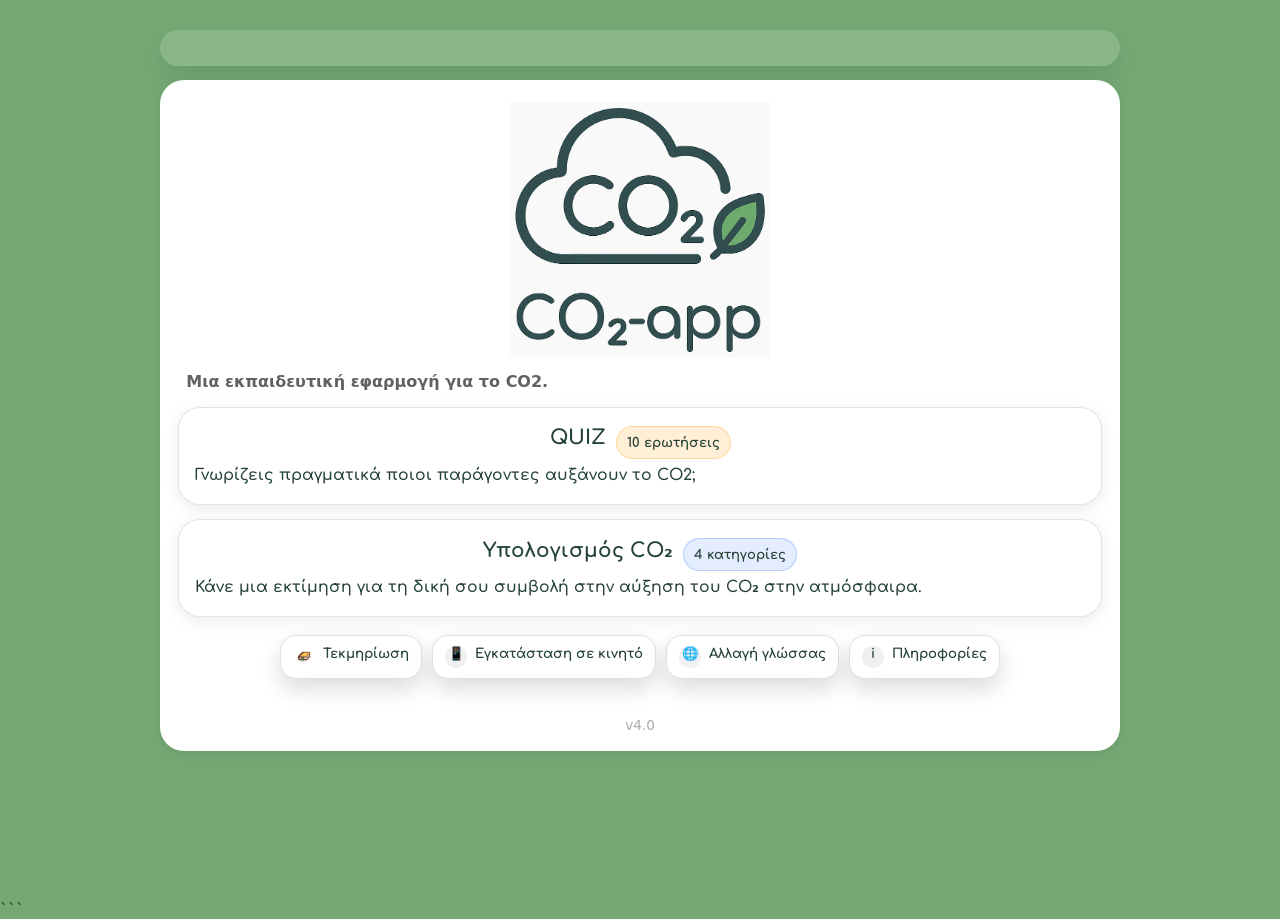
<file: index.html>
<!DOCTYPE html>
<html lang="el">
<head>
  <meta charset="utf-8"/>
  <meta content="width=device-width, initial-scale=1" name="viewport"/>
  <title>CO2-app</title>
  <link href="./manifest.webmanifest" rel="manifest"/>
  <meta content="#74a974" name="theme-color"/>
  <meta content="yes" name="apple-mobile-web-app-capable"/>
  <link href="./assets/icons/icon-192.png" rel="apple-touch-icon"/>
  <link href="./styles.css?v=20" rel="stylesheet"/>
</head>
<body class="homeNoDrawer">
  <div class="container">
    <div class="panel" id="mainPanel">
      <div style="height:12px"></div>
    </div>
    
    <div class="card homeCard centerCard">
      <div class="homeLogo">
        <img alt="CO2app" height="260" id="appLogo" src="./assets/logo.png" style="width:min(70vw,260px);max-width:260px;height:auto;display:block;margin:0 auto;" width="260"/>
      </div>
      <div class="homeDesc" id="homeDesc"></div>
      
      <button class="homePrimary" id="btnQuiz">
        <div class="homePrimaryTitle">
          <span id="homeQuizTitle"></span>
          <span class="badge orange" id="homeQuizBadge"></span>
        </div>
        <div class="homePrimarySub" id="homeQuizSub"></div>
      </button>
      
      <button class="homePrimary" id="btnFoot">
        <div class="homePrimaryTitle">
          <span id="homeFootTitle"></span>
          <span class="badge blue" id="homeFootBadge"></span>
        </div>
        <div class="homePrimarySub" id="homeFootSub"></div>
      </button>
      
      <div class="homeChips">
        <button class="homeChip" id="chipDocs">
          <img alt="Docs" class="homeChipIconImg" height="22" src="./assets/ui/bookN.png" style="width:22px;height:22px;display:block;" width="22"/>
          <span id="chipDocsText"></span>
        </button>
        <button class="homeChip" id="chipInstall">
          <span class="homeChipIcon">📱</span>
          <span id="chipInstallText"></span>
        </button>
        <button class="homeChip" id="chipLang">
          <span class="homeChipIcon">🌐</span>
          <span id="chipLangText"></span>
        </button>
        <button class="homeChip" id="chipAbout">
          <span class="homeChipIcon">i</span>
          <span id="chipAboutText"></span>
        </button>
      </div>

      <div style="text-align:center; font-size:0.85rem; color:#888; margin-top:1.5rem; opacity:0.7;">
        v4.0
      </div>

    </div>
  </div>

  <script src="./js/common.js?v=20"></script>
  <script src="./js/menu.js?v=20"></script>
  <script>
    const lang = getLang();

    const T = {
      el: {
        desc: "Μια εκπαιδευτική εφαρμογή για το CO2.",
        quizTitle: "QUIZ",
        quizSub: "Γνωρίζεις πραγματικά ποιοι παράγοντες αυξάνουν το CO2;",
        quizBadge: "10 ερωτήσεις",
        footTitle: "Υπολογισμός CO₂",
        footSub: "Κάνε μια εκτίμηση για τη δική σου συμβολή στην αύξηση του CO₂ στην ατμόσφαιρα.",
        footBadge: "4 κατηγορίες",
        docs: "Τεκμηρίωση",
        lang: "Αλλαγή γλώσσας",
        about: "Πληροφορίες",
        install: "Εγκατάσταση σε κινητό"
      },
      en: {
        desc: "An educational app about CO₂ and climate, featuring a knowledge quiz and a carbon footprint calculator.",
        quizTitle: "QUIZ",
        quizSub: "Do you really know what rising CO₂ means and how it affects the climate?",
        quizBadge: "10 questions",
        footTitle: "CO₂ Calculator",
        footSub: "Estimate your own contribution to the rise of CO₂ in the atmosphere.",
        footBadge: "4 categories",
        docs: "Documentation",
        lang: "Switch language",
        about: "About",
        install: "Install on phone"
      }
    }[lang];

    document.getElementById("homeDesc").textContent = T.desc;
    document.getElementById("homeQuizTitle").textContent = T.quizTitle;
    document.getElementById("homeQuizSub").textContent = T.quizSub;
    document.getElementById("homeQuizBadge").textContent = T.quizBadge;

    document.getElementById("homeFootTitle").textContent = T.footTitle;
    document.getElementById("homeFootSub").textContent = T.footSub;
    document.getElementById("homeFootBadge").textContent = T.footBadge;

    document.getElementById("chipDocsText").textContent = T.docs;
    document.getElementById("chipInstallText").textContent = T.install;
    document.getElementById("chipLangText").textContent = T.lang;
    document.getElementById("chipAboutText").textContent = T.about;

    // Πλοήγηση
    document.getElementById("btnQuiz").addEventListener("click", ()=>go("./pages/quiz.html"));
    document.getElementById("btnFoot").addEventListener("click", ()=>go("./pages/footprint.html"));

    // ΔΙΟΡΘΩΣΗ: Το Docs πάει στο model.html
    document.getElementById("chipDocs").addEventListener("click", ()=>go("./pages/model.html"));
    
    document.getElementById("chipInstall").addEventListener("click", ()=>go("./pages/install.html"));
    
    // ΔΙΟΡΘΩΣΗ: Το About πάει πλέον στο info.html
    document.getElementById("chipAbout").addEventListener("click", ()=>go("./pages/info.html"));
    
    document.getElementById("chipLang").addEventListener("click", ()=>{
      const next = (lang === "el") ? "en" : "el";
      setLang(next);
      location.reload();
    });

    if ("serviceWorker" in navigator) {
      window.addEventListener("load", () => navigator.serviceWorker.register("./service-worker.js"));
    }
  </script>

  <div aria-hidden="true" class="drawerBackdrop" id="drawerBackdrop"></div>
  <nav aria-hidden="true" class="drawer" id="drawer">
    <div class="drawerHeader">
      <div class="drawerTitle">CO2app</div>
      <button aria-label="Close menu" class="iconBtn" id="drawerClose">×</button>
    </div>
    <div class="drawerSection" id="drawerNav"></div>
    <div class="drawerSection" id="drawerLang"></div>
  </nav>
</body>
</html>

```
</file>
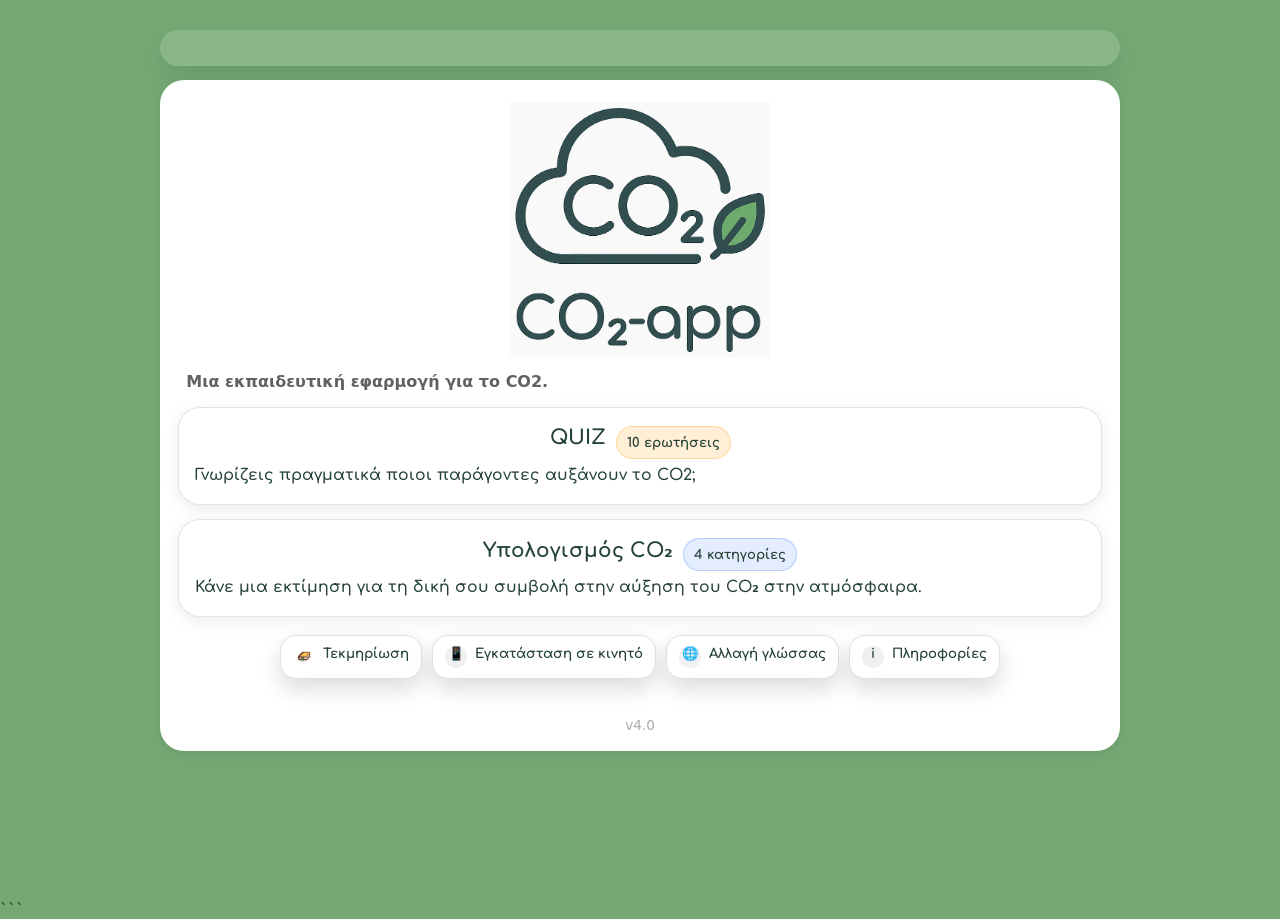
<file: index_old.html>
<!DOCTYPE html>
<html lang="el">
<head>
  <meta charset="utf-8"/>
  <meta content="width=device-width, initial-scale=1" name="viewport"/>
  <title>CO2-app</title>
  <link href="./manifest.webmanifest" rel="manifest"/>
  <meta content="#74a974" name="theme-color"/>
  <meta content="yes" name="apple-mobile-web-app-capable"/>
  <link href="./assets/icons/icon-192.png" rel="apple-touch-icon"/>
  <link href="./styles.css?v=20" rel="stylesheet"/>
</head>
<body class="homeNoDrawer">
  <div class="container">
    <div class="panel" id="mainPanel">
      <div style="height:12px"></div>
    </div>
    
    <div class="card homeCard centerCard">
      <div class="homeLogo">
        <img alt="CO2app" height="260" id="appLogo" src="./assets/logo.png" style="width:min(70vw,260px);max-width:260px;height:auto;display:block;margin:0 auto;" width="260"/>
      </div>
      <div class="homeDesc" id="homeDesc"></div>
      
      <button class="homePrimary" id="btnQuiz">
        <div class="homePrimaryTitle">
          <span id="homeQuizTitle"></span>
          <span class="badge orange" id="homeQuizBadge"></span>
        </div>
        <div class="homePrimarySub" id="homeQuizSub"></div>
      </button>
      
      <button class="homePrimary" id="btnFoot">
        <div class="homePrimaryTitle">
          <span id="homeFootTitle"></span>
          <span class="badge blue" id="homeFootBadge"></span>
        </div>
        <div class="homePrimarySub" id="homeFootSub"></div>
      </button>
      
      <div class="homeChips">
        <button class="homeChip" id="chipDocs">
          <img alt="Docs" class="homeChipIconImg" height="22" src="./assets/ui/bookN.png" style="width:22px;height:22px;display:block;" width="22"/>
          <span id="chipDocsText"></span>
        </button>
        <button class="homeChip" id="chipInstall">
          <span class="homeChipIcon">📱</span>
          <span id="chipInstallText"></span>
        </button>
        <button class="homeChip" id="chipLang">
          <span class="homeChipIcon">🌐</span>
          <span id="chipLangText"></span>
        </button>
        <button class="homeChip" id="chipAbout">
          <span class="homeChipIcon">i</span>
          <span id="chipAboutText"></span>
        </button>
      </div>

      <div style="text-align:center; font-size:0.85rem; color:#888; margin-top:1.5rem; opacity:0.7;">
        v4.0
      </div>

    </div>
  </div>

  <script src="./js/common.js?v=20"></script>
  <script src="./js/menu.js?v=20"></script>
  <script>
    const lang = getLang();

    const T = {
      el: {
        desc: "Μια εκπαιδευτική εφαρμογή για το CO2.",
        quizTitle: "QUIZ",
        quizSub: "Γνωρίζεις πραγματικά ποιοι παράγοντες αυξάνουν το CO2;",
        quizBadge: "10 ερωτήσεις",
        footTitle: "Υπολογισμός CO₂",
        footSub: "Κάνε μια εκτίμηση για τη δική σου συμβολή στην αύξηση του CO₂ στην ατμόσφαιρα.",
        footBadge: "4 κατηγορίες",
        docs: "Τεκμηρίωση",
        lang: "Αλλαγή γλώσσας",
        about: "Πληροφορίες",
        install: "Εγκατάσταση σε κινητό"
      },
      en: {
        desc: "An educational app about CO₂ and climate, featuring a knowledge quiz and a carbon footprint calculator.",
        quizTitle: "QUIZ",
        quizSub: "Do you really know what rising CO₂ means and how it affects the climate?",
        quizBadge: "10 questions",
        footTitle: "CO₂ Calculator",
        footSub: "Estimate your own contribution to the rise of CO₂ in the atmosphere.",
        footBadge: "4 categories",
        docs: "Documentation",
        lang: "Switch language",
        about: "About",
        install: "Install on phone"
      }
    }[lang];

    document.getElementById("homeDesc").textContent = T.desc;
    document.getElementById("homeQuizTitle").textContent = T.quizTitle;
    document.getElementById("homeQuizSub").textContent = T.quizSub;
    document.getElementById("homeQuizBadge").textContent = T.quizBadge;

    document.getElementById("homeFootTitle").textContent = T.footTitle;
    document.getElementById("homeFootSub").textContent = T.footSub;
    document.getElementById("homeFootBadge").textContent = T.footBadge;

    document.getElementById("chipDocsText").textContent = T.docs;
    document.getElementById("chipInstallText").textContent = T.install;
    document.getElementById("chipLangText").textContent = T.lang;
    document.getElementById("chipAboutText").textContent = T.about;

    // Πλοήγηση
    document.getElementById("btnQuiz").addEventListener("click", ()=>go("./pages/quiz.html"));
    document.getElementById("btnFoot").addEventListener("click", ()=>go("./pages/footprint.html"));

    // ΔΙΟΡΘΩΣΗ: Το Docs πάει στο model.html
    document.getElementById("chipDocs").addEventListener("click", ()=>go("./pages/model.html"));
    
    document.getElementById("chipInstall").addEventListener("click", ()=>go("./pages/install.html"));
    
    // ΔΙΟΡΘΩΣΗ: Το About πάει πλέον στο info.html
    document.getElementById("chipAbout").addEventListener("click", ()=>go("./pages/info.html"));
    
    document.getElementById("chipLang").addEventListener("click", ()=>{
      const next = (lang === "el") ? "en" : "el";
      setLang(next);
      location.reload();
    });

    if ("serviceWorker" in navigator) {
      window.addEventListener("load", () => navigator.serviceWorker.register("./service-worker.js"));
    }
  </script>

  <div aria-hidden="true" class="drawerBackdrop" id="drawerBackdrop"></div>
  <nav aria-hidden="true" class="drawer" id="drawer">
    <div class="drawerHeader">
      <div class="drawerTitle">CO2app</div>
      <button aria-label="Close menu" class="iconBtn" id="drawerClose">×</button>
    </div>
    <div class="drawerSection" id="drawerNav"></div>
    <div class="drawerSection" id="drawerLang"></div>
  </nav>
</body>
</html>

```
</file>
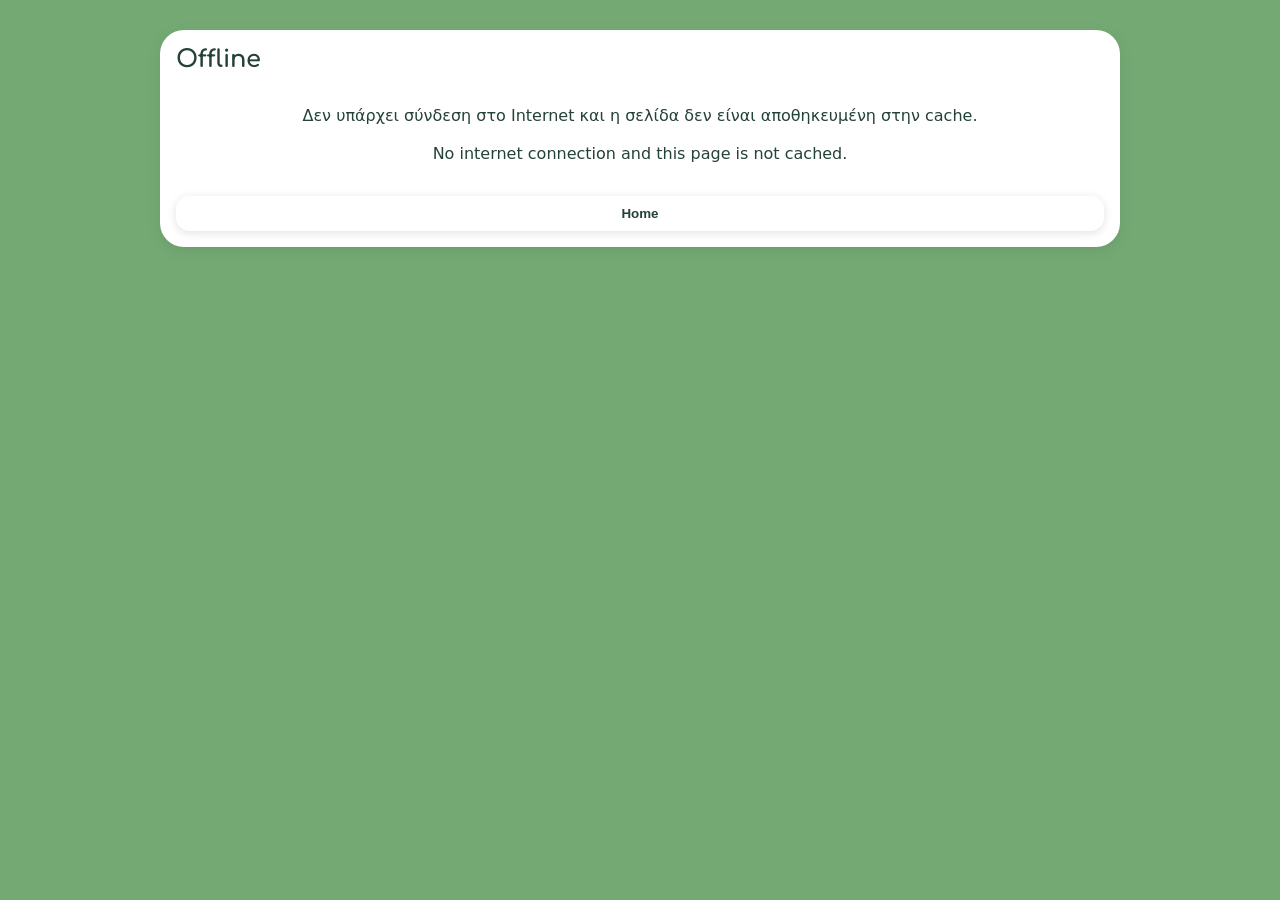
<file: offline.html>
<!doctype html>
<html lang="el">
<head>
  <meta charset="utf-8" />
  <meta name="viewport" content="width=device-width, initial-scale=1" />
  <title>Offline</title>
  <link rel="stylesheet" href="./styles.css" />
</head>
<body>
  <div class="container">
    <div class="card centerCard">
      <h2 style="margin:0;">Offline</h2>
      <div style="text-align:center; white-space:pre-wrap;">
Δεν υπάρχει σύνδεση στο Internet και η σελίδα δεν είναι αποθηκευμένη στην cache.

No internet connection and this page is not cached.
      </div>
      <button class="pillBtn" onclick="location.href='./index.html'">Home</button>
    </div>
  </div>
</body>
</html>
</file>
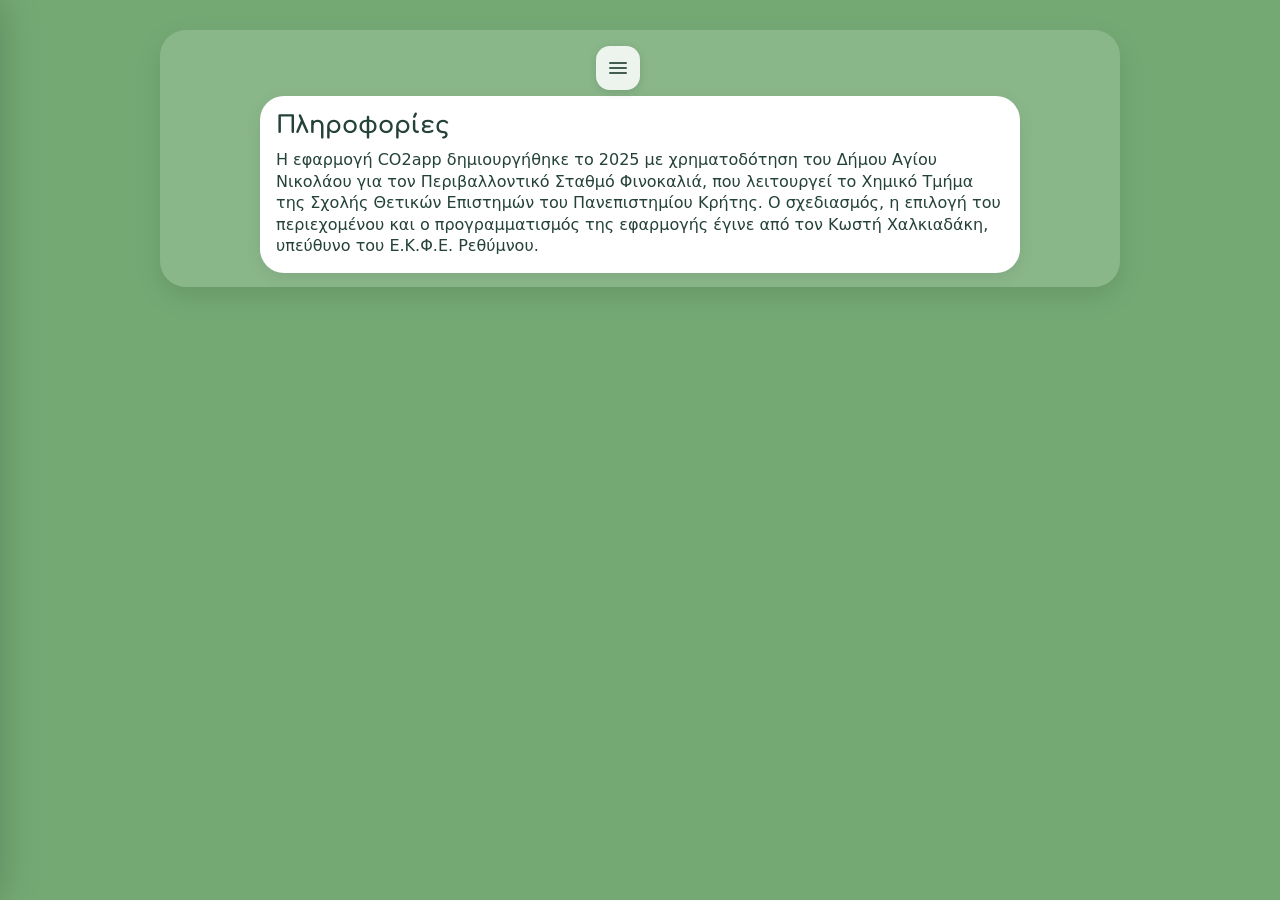
<file: pages/about.html>
<!DOCTYPE html>

<html lang="el">
<head>
<meta charset="utf-8"/>
<meta content="width=device-width, initial-scale=1" name="viewport"/>
<title>About</title>
<link href="../manifest.webmanifest" rel="manifest"/>
<meta content="#74a974" name="theme-color"/>
<meta content="yes" name="apple-mobile-web-app-capable"/>
<link href="../assets/icons/icon-192.png" rel="apple-touch-icon"/>
<link href="../styles.css?v=20" rel="stylesheet">
</link></head>
<body>
<div class="container">
<div class="panel infoWide" id="mainPanel">
<div class="topbar">
<button aria-label="Menu" class="iconBtn" id="menuBtn"><span class="hamburger"><span></span></span></button>
<div class="topbarSpacer"></div>
</div>
<div class="card">
<h2 id="title" style="margin:0 0 10px 0;"></h2>
<div id="body" style="white-space:pre-wrap; line-height:1.35;"></div>
</div>
</div>
</div>
<div aria-hidden="true" class="drawerBackdrop" id="drawerBackdrop"></div>
<nav aria-hidden="true" class="drawer" id="drawer">
<div class="drawerHeader">
<div class="drawerTitle">CO2app</div>
<button aria-label="Close menu" class="iconBtn" id="drawerClose">×</button>
</div>
<div class="drawerSection" id="drawerNav"></div>
<div class="drawerSection" id="drawerLang"></div>
</nav>
<script src="../js/common.js"></script>
<script src="../js/menu.js"></script>
<script>
    const lang = getLang();
    const T = {
      el: {
        title: "Πληροφορίες",
        body: "Η εφαρμογή CO2app δημιουργήθηκε το 2025 με χρηματοδότηση του Δήμου Αγίου Νικολάου για τον Περιβαλλοντικό Σταθμό Φινοκαλιά, που λειτουργεί το Χημικό Τμήμα της Σχολής Θετικών Επιστημών του Πανεπιστημίου Κρήτης. Ο σχεδιασμός, η επιλογή του περιεχομένου και ο προγραμματισμός της εφαρμογής έγινε από τον Κωστή Χαλκιαδάκη, υπεύθυνο του Ε.Κ.Φ.Ε. Ρεθύμνου."
      },
      en: {
        title: "About",
        body: "The CO2app was created in 2025 with funding from the Municipality of Agios Nikolaos, for the Finokalia Atmospheric Station operated by the Department of Chemistry, School of Sciences, University of Crete. The design, content selection, and development of the app were carried out by Kostis Chalkiadakis, head of the Rethymno School Laboratory Center (E.K.F.E.)."
      }
    }[lang];

    document.getElementById("title").textContent = T.title;
    document.getElementById("body").textContent = T.body;
  </script>
</body>
</html>
</file>
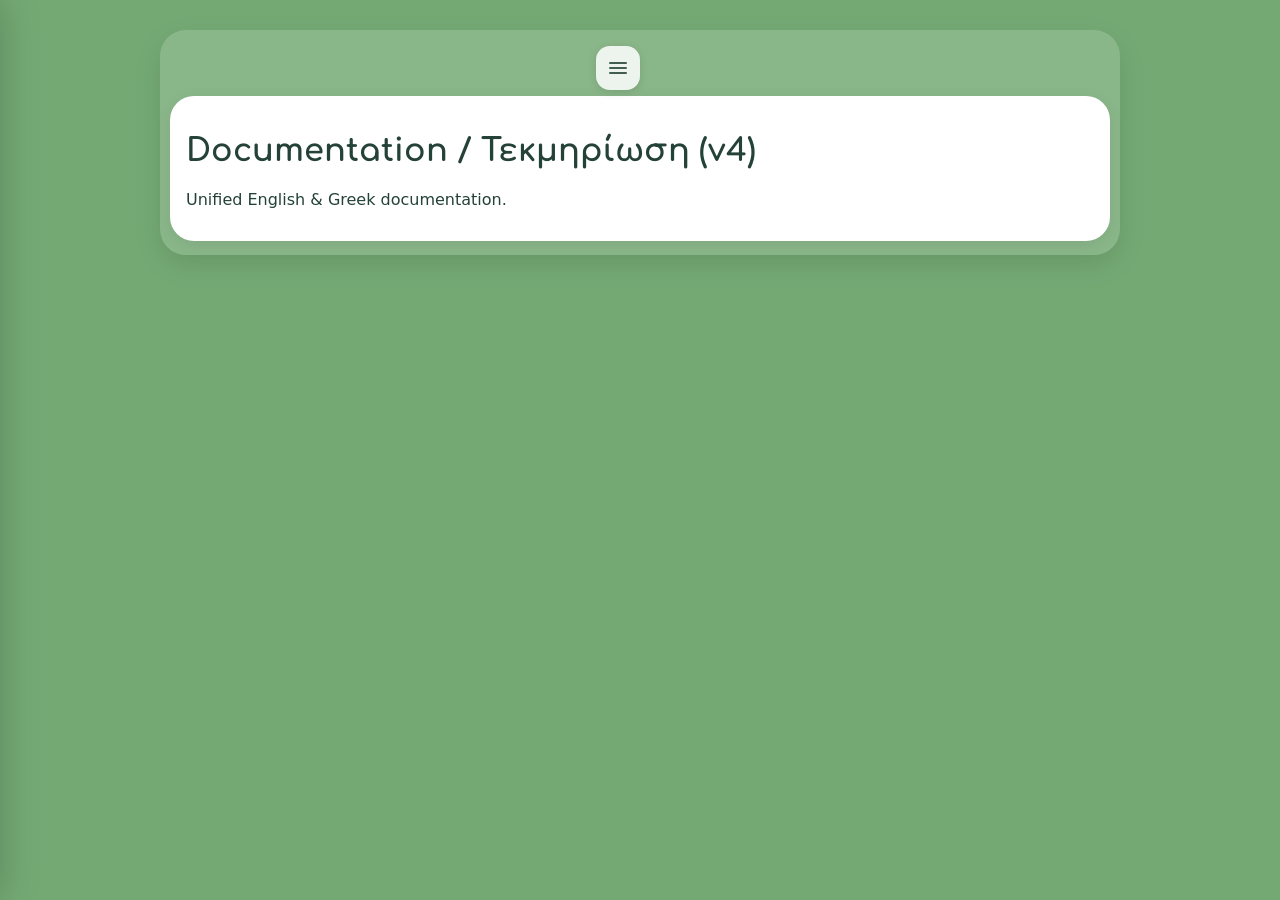
<file: pages/CO2App_Model_v4.html>
<!DOCTYPE html>
<html lang="el">
<head>
  <meta charset="utf-8">
  <meta name="viewport" content="width=device-width, initial-scale=1.0">
  <title>CO2App – Documentation v4</title>
  <link rel="stylesheet" href="../styles.css">
</head>
<body>
  <div class="container">
    <div class="panel doc-page">
      <div class="topbar">
        <button class="iconBtn" id="menuBtn" aria-label="Menu"><span class="hamburger"><span></span></span></button>
        <div class="topbarSpacer"></div>
      </div>
      
      <div class="card">
        <main>
          <h1>Documentation / Τεκμηρίωση (v4)</h1>
          <p>Unified English & Greek documentation.</p>
          </main>
      </div>
    </div>
  </div>

  <div class="drawerBackdrop" id="drawerBackdrop"></div>
  <nav class="drawer" id="drawer">
    <div class="drawerHeader">
      <div class="drawerTitle">CO2App</div>
      <button class="iconBtn" id="drawerClose">×</button>
    </div>
    <div class="drawerSection" id="drawerNav"></div>
    <div class="drawerSection" id="drawerLang"></div>
  </nav>

  <script src="../js/common.js"></script>
  <script src="../js/menu.js"></script>
</body>
</html>
</file>
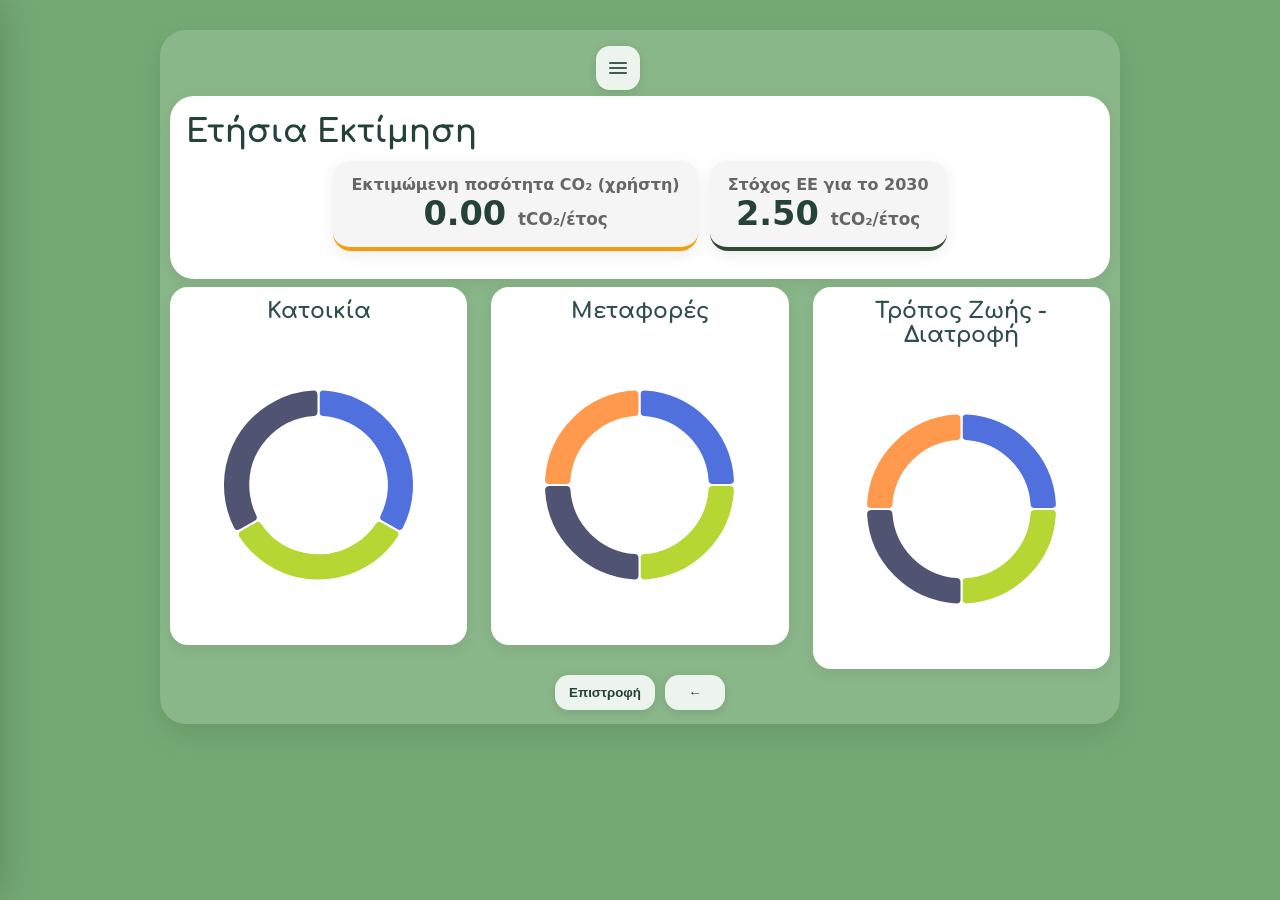
<file: pages/dashboard.html>
<!doctype html>
<html lang="el">
<head>
  <meta charset="utf-8" />
  <meta name="viewport" content="width=device-width, initial-scale=1" />
  <title>CO2 Charts</title>
  <link rel="manifest" href="../manifest.webmanifest">
  <meta name="theme-color" content="#74a974">
  <meta name="apple-mobile-web-app-capable" content="yes">
  <link rel="apple-touch-icon" href="../assets/icons/icon-192.png">
  <link rel="stylesheet" href="../styles.css" />
</head>
<body>
  <div class="container">
    <div class="panel" id="mainPanel">
      <div class="topbar">
        <button class="iconBtn" id="menuBtn" aria-label="Menu"><span class="hamburger"><span></span></span></button>
        <div class="topbarSpacer"></div>
      </div>

      <div class="card chartCard">
        <h2 class="pageTitle" id="dashTitle" style="margin:0 0 10px 0;"></h2>

        <div class="kpiRow" id="dashKpiRow">
          <div class="kpiBox kpiUser">
            <div class="kpiLabel" id="kpiUserLbl"></div>
            <div class="kpiValue"><span id="kpiUserVal">—</span><span class="kpiUnit unitYear" data-unit="tco2_year"></span></div>
          </div>
          <div class="kpiBox kpiEu">
            <div class="kpiLabel" id="kpiTargetLbl"></div>
            <div class="kpiValue"><span id="kpiTargetVal">—</span><span class="kpiUnit unitYear" data-unit="tco2_year"></span></div>
          </div>
        </div>
      </div>

      <div class="chartRow">
        <div class="chartBox">
          <div class="sectionTitle" id="homeTitle"></div>
          <div class="chartWrap" id="pieHome"></div>
        </div>
        <div class="chartBox">
          <div class="sectionTitle" id="transportTitle"></div>
          <div class="chartWrap" id="pieTransport"></div>
        </div>
        <div class="chartBox">
          <div class="sectionTitle" id="lifeTitle"></div>
          <div class="chartWrap" id="pieLife"></div>
        </div>
      </div>

      <div class="bottomRow">
        <button class="pillBtn" id="toFootprintBtn"></button>
        <button class="pillBtn" id="backBtn">←</button>
      </div>
    </div>
  </div>

  <script src="../js/common.js"></script>
  <script src="../js/menu.js"></script>
  <script src="../assets/vendor/echarts.min.js"></script>
  <script src="../js/dashboard.js"></script>

  <div class="drawerBackdrop" id="drawerBackdrop" aria-hidden="true"></div>
  <nav class="drawer" id="drawer" aria-hidden="true">
    <div class="drawerHeader">
      <div class="drawerTitle">CO2app</div>
      <button class="iconBtn" id="drawerClose" aria-label="Close menu">×</button>
    </div>
    <div class="drawerSection" id="drawerNav"></div>
    <div class="drawerSection" id="drawerLang"></div>
  </nav>
</body>
</html>
</file>
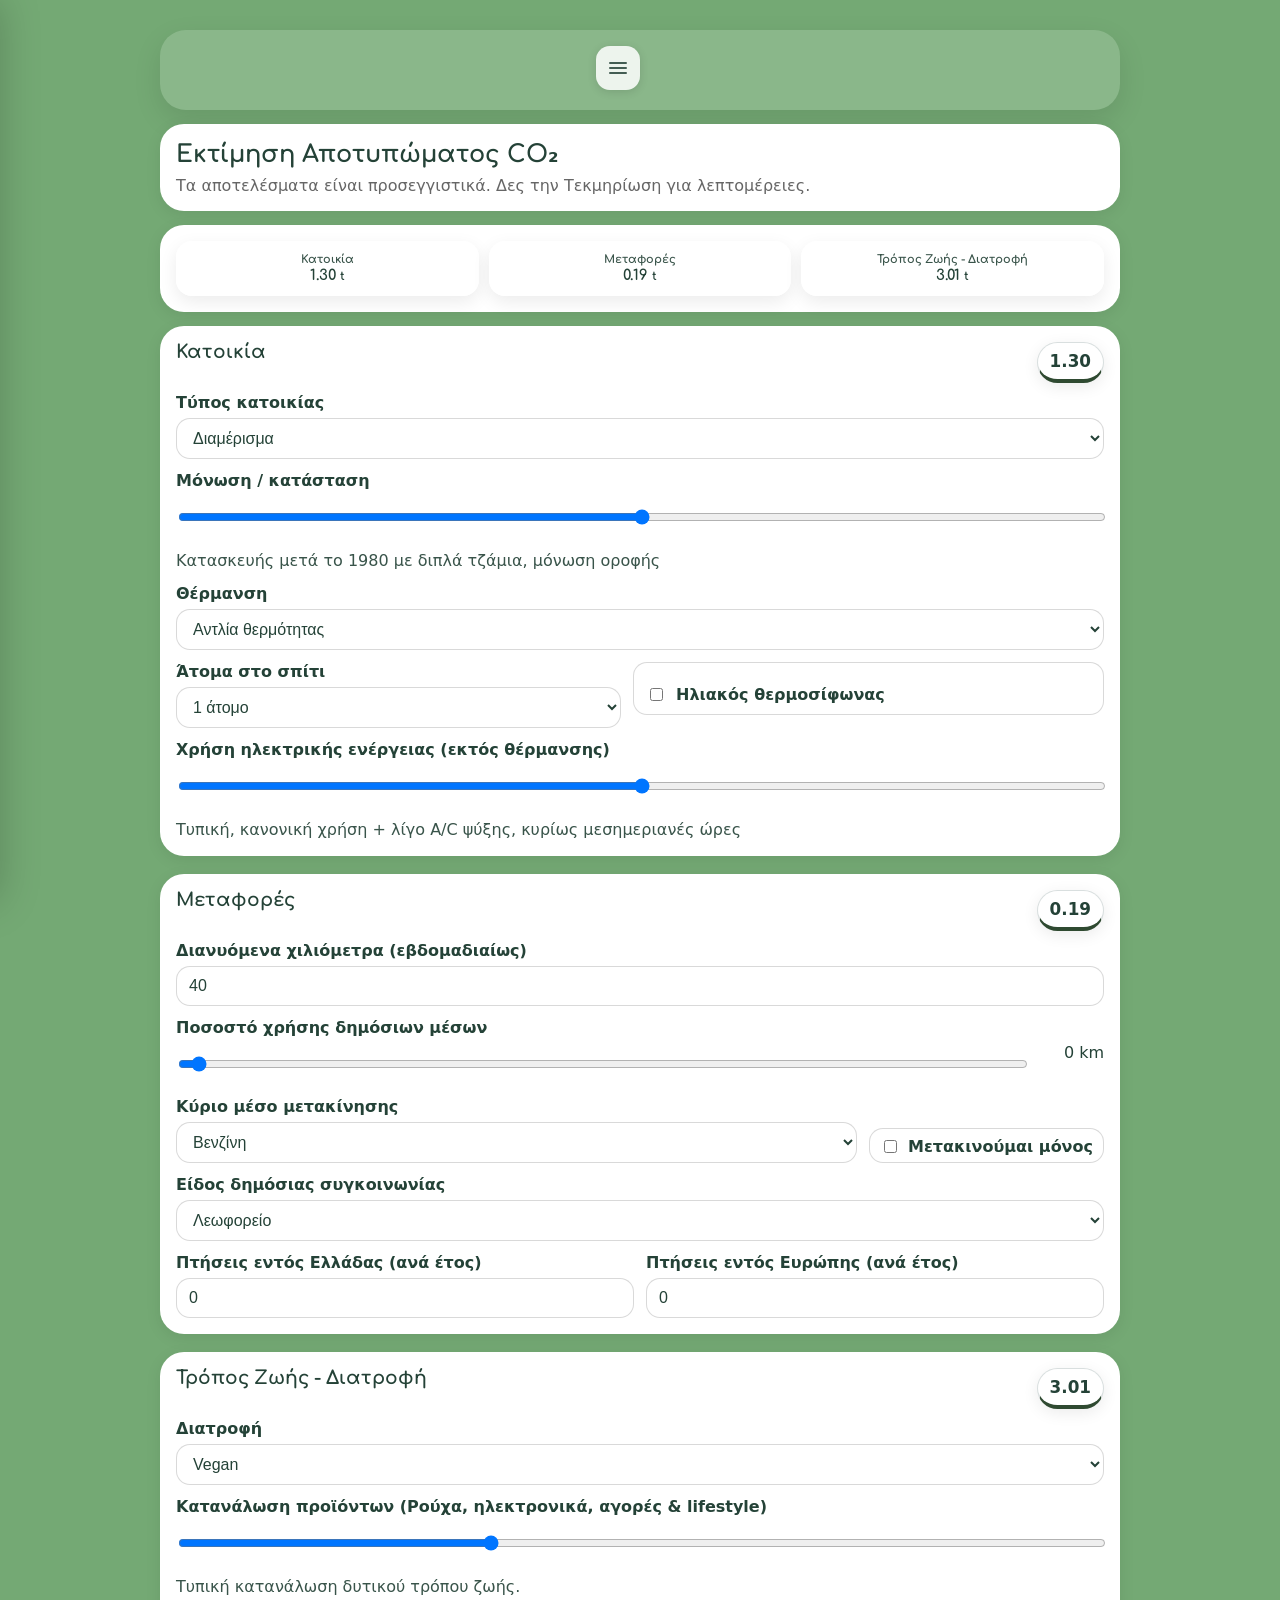
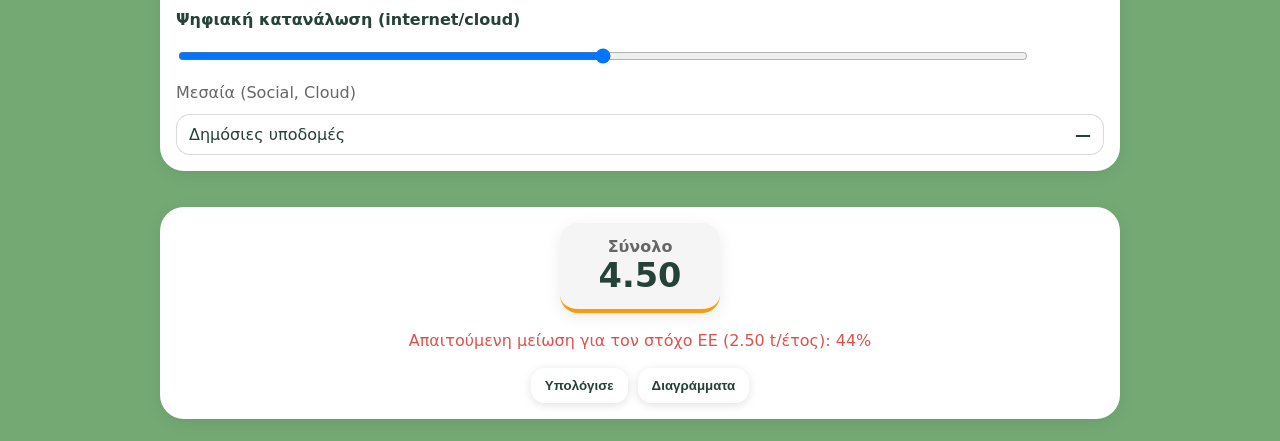
<file: pages/footprint.html>
<!DOCTYPE html>
<html lang="el">
<head>
  <meta charset="utf-8"/>
  <meta content="width=device-width, initial-scale=1" name="viewport"/>
  <title>CO2 Footprint</title>
  <link href="../manifest.webmanifest" rel="manifest"/>
  <meta content="#74a974" name="theme-color"/>
  <meta content="yes" name="apple-mobile-web-app-capable"/>
  <link href="../assets/icons/icon-192.png" rel="apple-touch-icon"/>
  <link href="../styles.css" rel="stylesheet"/>
</head>
<body>
  <div class="container">
    <div class="panel" id="mainPanel">
      <div class="topbar">
        <button aria-label="Menu" class="iconBtn" id="menuBtn"><span class="hamburger"><span></span></span></button>
        <div class="topbarSpacer"></div>
      </div>
    </div>
    
    <div class="card" id="cardIntro">
      <h2 id="title" style="margin:0 0 8px 0;"></h2>
      <div class="small" id="subtitle"></div>
    </div>

    <div class="card" id="cardNav">
      <div class="footNavRow">
        <button class="footNavBtn" id="navHome" type="button"></button>
        <button class="footNavBtn" id="navTransport" type="button"></button>
        <button class="footNavBtn" id="navLifestyle" type="button"></button>
      </div>

      <div class="mobileStepper" id="mobileStepper" style="display:none;">
        <button class="pillBtn" id="stepPrev" type="button" aria-label="Previous section">‹</button>
        <div class="stepInfo">
          <div class="stepTitle" id="stepTitle"></div>
          <div class="stepKpi" id="stepKpi"></div>
        </div>
        <button class="pillBtn" id="stepNext" type="button" aria-label="Next section">›</button>
      </div>
    </div>

    <div class="cardsCarousel" id="cardsCarousel">
      
      <div class="card" id="cardHome">
        <div class="cardHeader">
          <h3 id="homeTitle" style="margin:0;"></h3>
          <div class="catKpi"><span id="homeKpi">—</span><span class="small unitYear" data-unit="tco2_year"></span></div>
        </div>
        <div class="formGrid">
          <div class="field">
            <label for="homeType" id="lblHomeType"></label>
            <select id="homeType"></select>
          </div>
          <div class="field">
            <label for="homeCond" id="lblHomeCond"></label>
            <input type="range" id="homeCond" min="0" max="2" step="1" value="1" class="rangeInput"/>
            <div class="rangeLabel" id="homeCondLabel"></div>
          </div>
          <div class="field">
            <label for="heatingType" id="lblHeating"></label>
            <select id="heatingType"></select>
          </div>
          <div class="field" style="grid-column: 1 / -1;">
            <div class="row2">
              <div class="field" style="flex:1; margin:0;">
                <label for="occupants" id="lblOccupants"></label>
                <select id="occupants"></select>
              </div>
              <label class="checkLine" style="flex:1; margin:0; padding-top: 22px;">
                <input id="solarDHW" type="checkbox"/>
                <span id="lblSolarDHW"></span>
              </label>
            </div>
          </div>
          <div class="field" style="grid-column: 1 / -1;">
            <label for="homeUseLevel" id="lblHomeUse"></label>
            <input type="range" id="homeUseLevel" min="0" max="100" step="1" value="50" class="rangeInput"/>
            <div class="rangeLabel" id="homeUseLabel"></div>
          </div>
        </div>
      </div>

      <div class="card" id="cardTransport">
        <div class="cardHeader">
          <h3 id="trTitle" style="margin:0;"></h3>
          <div class="catKpi"><span id="trKpi">—</span><span class="small unitYear" data-unit="tco2_year"></span></div>
        </div>
        <div class="formGrid">
          <div class="field" style="grid-column: 1 / -1;">
            <label for="weeklyKm" id="lblWeeklyKm"></label>
            <input id="weeklyKm" type="number" min="0" step="1" value="40"/>
          </div>
          <div class="field" style="grid-column: 1 / -1;">
            <label for="publicPct" id="lblPublicPct"></label>
            <div class="rangeRow">
              <input id="publicPct" type="range" min="0" max="200" step="1" value="0"/>
              <div class="rangeValue" id="publicKmVal">0 km</div>
            </div>
          </div>
          <div class="field" style="grid-column: 1 / -1;">
            <div class="row2" style="align-items:flex-end;">
              <div class="field" style="flex:1; margin:0;">
                <label for="carType" id="lblCarType"></label>
                <select id="carType"></select>
              </div>
              <label class="checkRow" style="flex:0 0 auto; margin:0; padding-bottom:6px;">
                <input id="alone" type="checkbox"/>
                <span id="lblAlone"></span>
              </label>
            </div>
          </div>
          <div class="field" style="grid-column: 1 / -1;">
            <label for="publicType" id="lblPublicTransport"></label>
            <select id="publicType"></select>
          </div>
          <div class="field" style="grid-column: 1 / -1;">
            <div class="row2" style="align-items:flex-end;">
              <div class="field" style="flex:1; margin:0;">
                <label for="flightTripsDomestic" id="lblFlightsDomestic"></label>
                <input id="flightTripsDomestic" type="number" min="0" step="1" value="0"/>
              </div>
              <div class="field" style="flex:1; margin:0;">
                <label for="flightTripsEurope" id="lblFlightsEurope"></label>
                <input id="flightTripsEurope" type="number" min="0" step="1" value="0"/>
              </div>
            </div>
          </div>
        </div>
      </div>

      <div class="card" id="cardLifestyle">
        <div class="cardHeader">
          <h3 id="lifeTitle" style="margin:0;"></h3>
          <div class="catKpi"><span id="lifeKpi">—</span><span class="small unitYear" data-unit="tco2_year"></span></div>
        </div>
        <div class="formGrid">
          <div class="field">
            <label for="diet" id="lblDiet"></label>
            <select id="diet"></select>
          </div>
          <div class="field">
            <label for="goodsLevel" id="lblGoodsProfile"></label>
            <input type="range" id="goodsLevel" min="0" max="100" step="1" value="33" class="rangeInput"/>
            <div class="rangeLabel" id="goodsLabel"></div>
          </div>
          <div class="field" style="grid-column: 1 / -1;">
            <label for="digitalLevel" id="lblDigitalLevel"></label>
            <div class="rangeRow">
              <input id="digitalLevel" type="range" min="0" max="100" step="1" value="50"/>
              <div class="rangeValue" id="digitalVal"></div>
            </div>
            <div class="small" id="digitalLabel"></div>
          </div>
          <div class="field" style="grid-column: 1 / -1;">
            <div class="fixedLine">
              <span id="lblSocialShare"></span>
              <strong><span id="socialShareVal"></span></strong>
            </div>
          </div>
        </div>
      </div>
    </div><div class="card" id="cardSummary" style="margin-top:22px;">
      <div class="kpiRow kpiColumn" style="margin-bottom:0;">
        <div class="kpi user">
          <div class="kpiLabel" id="lblTotal"></div>
          <div class="kpiValue"><span id="totalVal">—</span><span class="small"> <span class="unitYear" data-unit="tco2_year"></span></span></div>
        </div>
        <div class="small" id="reducePct" style="text-align:center; margin-top:6px;"></div>
      </div>
      <div class="bottomRow" style="margin-top:18px; gap:10px;">
        <button class="pillBtn" id="btnCalc" type="button"></button>
        <button class="pillBtn" id="btnDash" type="button"></button>
      </div>
    </div>
  </div>

  <script src="../js/common.js"></script>
  <script src="../js/menu.js"></script>
  <script src="../js/footprint.js"></script>
  <div aria-hidden="true" class="drawerBackdrop" id="drawerBackdrop"></div>
  <nav aria-hidden="true" class="drawer" id="drawer">
    <div class="drawerHeader">
      <div class="drawerTitle">CO2app</div>
      <button aria-label="Close menu" class="iconBtn" id="drawerClose">×</button>
    </div>
    <div class="drawerSection" id="drawerNav"></div>
    <div class="drawerSection" id="drawerLang"></div>
  </nav>
</body>
</html>
</file>
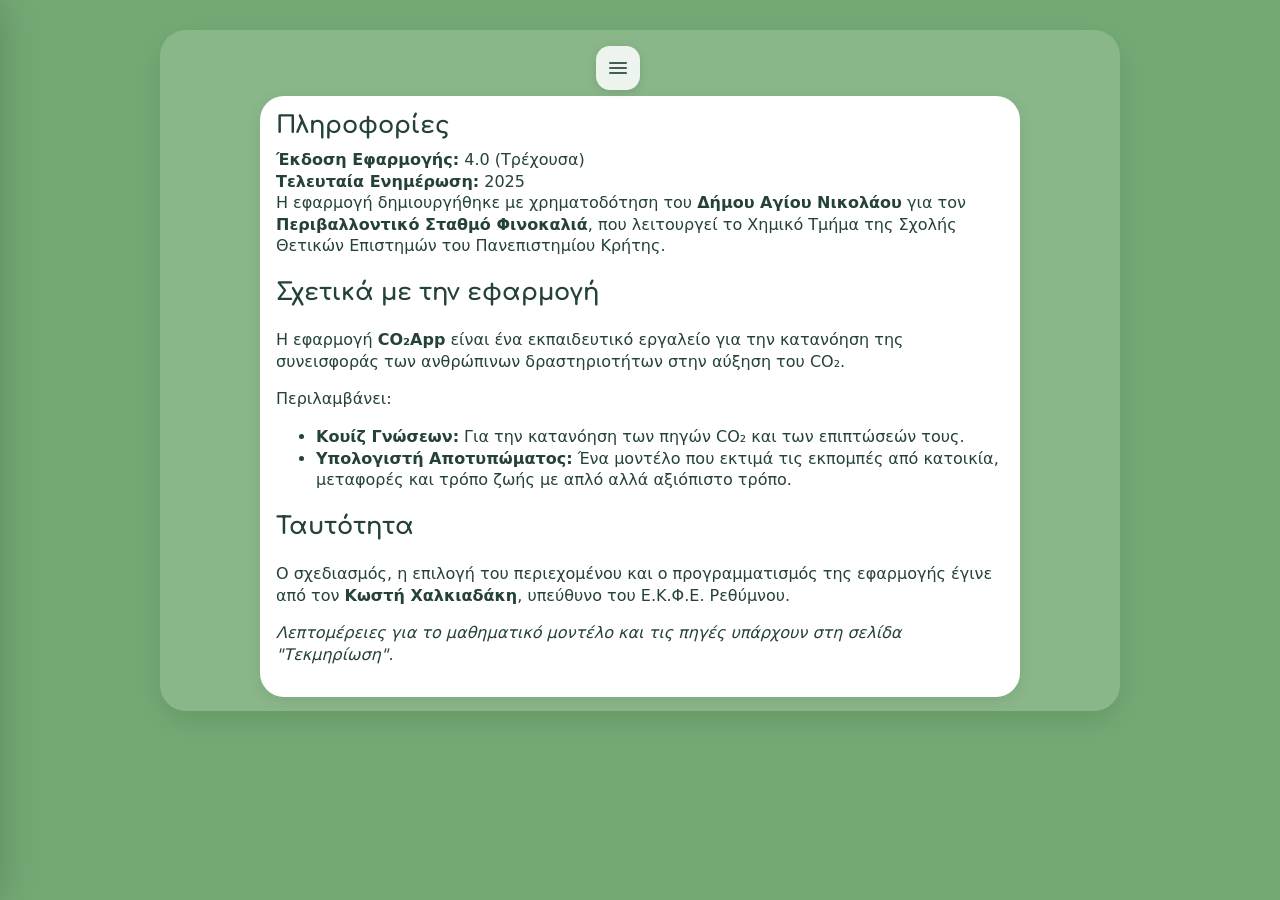
<file: pages/info.html>
<!DOCTYPE html>
<html lang="el">
<head>
  <meta charset="utf-8"/>
  <meta content="width=device-width, initial-scale=1" name="viewport"/>
  <title>Info</title>
  <link href="../manifest.webmanifest" rel="manifest"/>
  <meta content="#74a974" name="theme-color"/>
  <meta content="yes" name="apple-mobile-web-app-capable"/>
  <link href="../assets/icons/icon-192.png" rel="apple-touch-icon"/>
  <link href="../styles.css" rel="stylesheet">
</head>
<body>
  <div class="container">
    <div class="panel infoWide" id="mainPanel">
      <div class="topbar">
        <button aria-label="Menu" class="iconBtn" id="menuBtn"><span class="hamburger"><span></span></span></button>
        <div class="topbarSpacer"></div>
      </div>
      <div class="card">
        <h2 id="title" style="margin:0 0 10px 0;"></h2>
        <div id="content" style="line-height:1.35;"></div>
      </div>
    </div>
  </div>

  <div aria-hidden="true" class="drawerBackdrop" id="drawerBackdrop"></div>
  <nav aria-hidden="true" class="drawer" id="drawer">
    <div class="drawerHeader">
      <div class="drawerTitle">CO2app</div>
      <button aria-label="Close menu" class="iconBtn" id="drawerClose">×</button>
    </div>
    <div class="drawerSection" id="drawerNav"></div>
    <div class="drawerSection" id="drawerLang"></div>
  </nav>

  <script src="../js/common.js"></script>
  <script src="../js/menu.js"></script>
  <script>
    const lang = getLang();
    document.getElementById("title").textContent = (lang === "el") ? "Πληροφορίες" : "Info";
    const url = (lang === "el") ? "../assets/info/Info_gr.html" : "../assets/info/InfoEn.html";

    async function loadInfo(){
      try {
        const resp = await fetch(url, {cache:"no-store"});
        if(resp.ok){
          const txt = await resp.text();
          const bodyMatch = txt.match(/<body[^>]*>([\s\S]*?)<\/body>/i);
          document.getElementById("content").innerHTML = bodyMatch ? bodyMatch[1] : txt;
        }
      } catch(e) {
        console.error(e);
      }
    }
    loadInfo();
  </script>
</body>
</html>
</file>
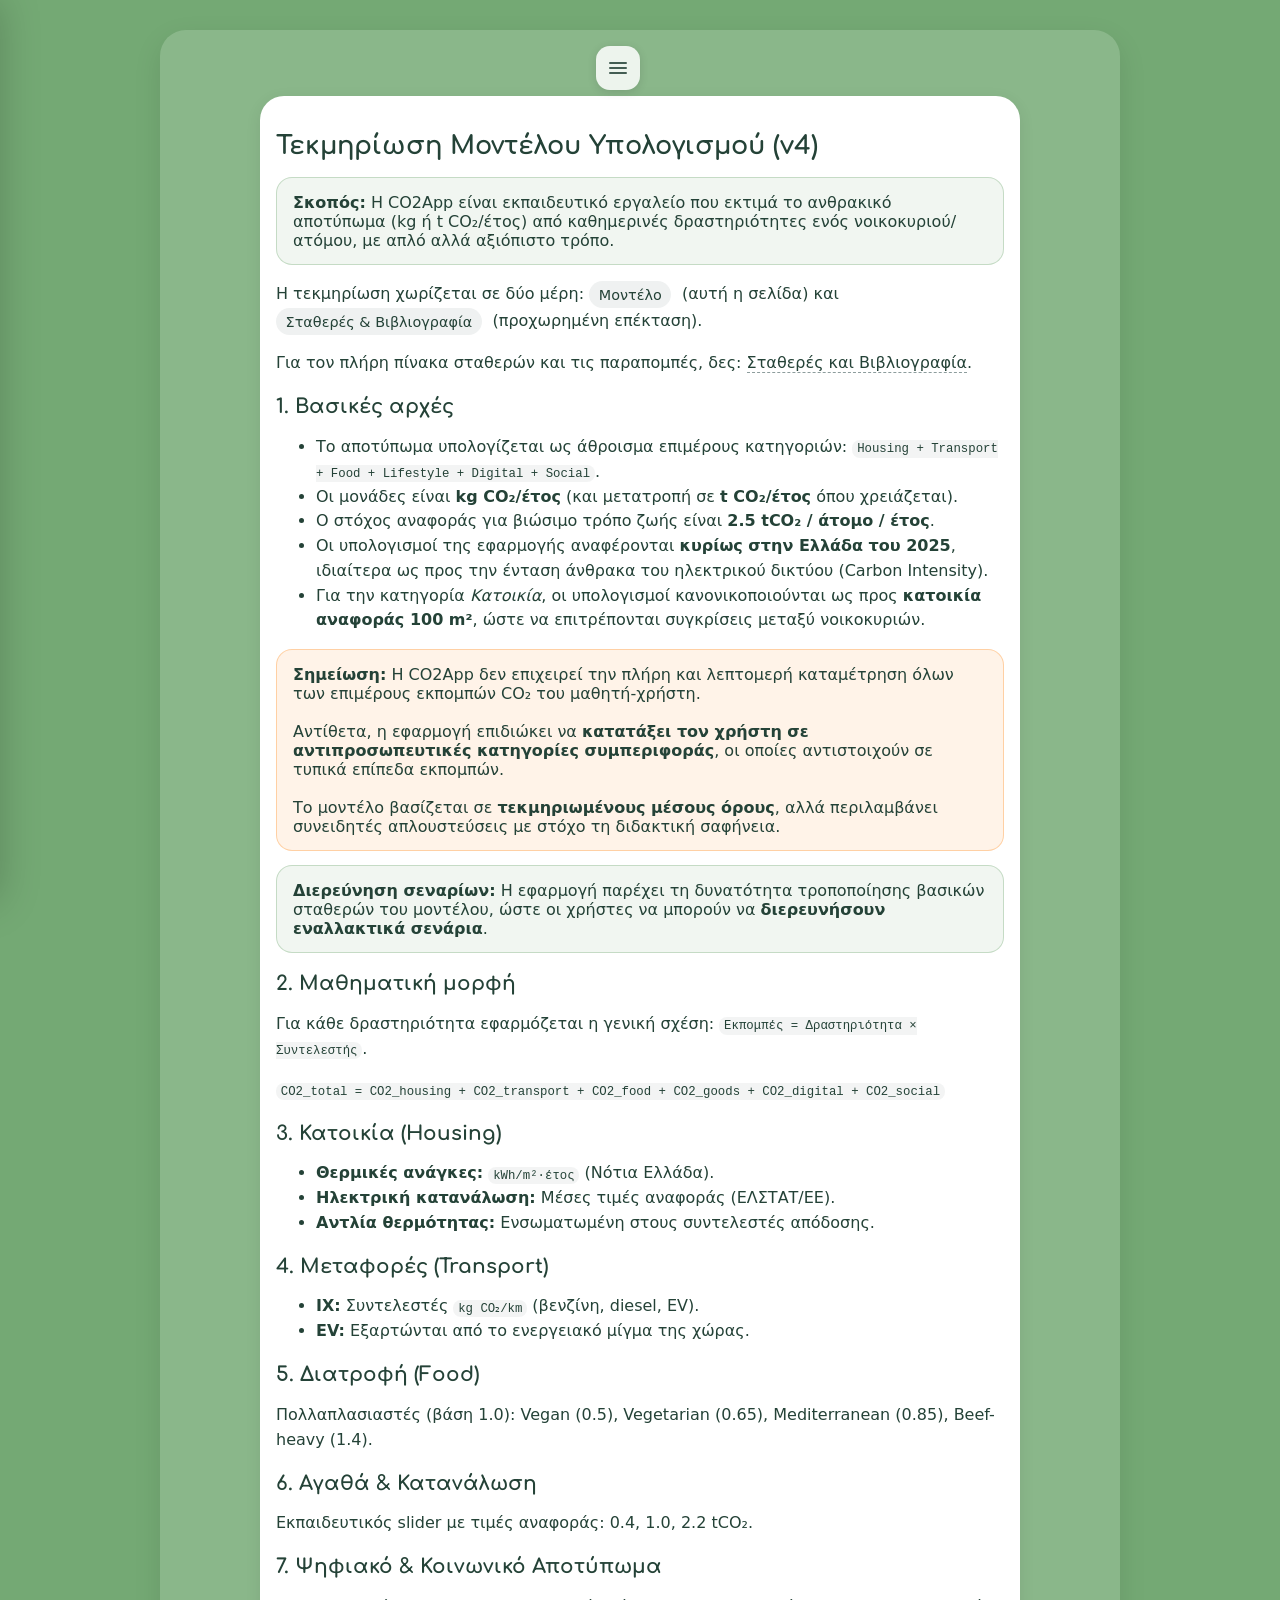
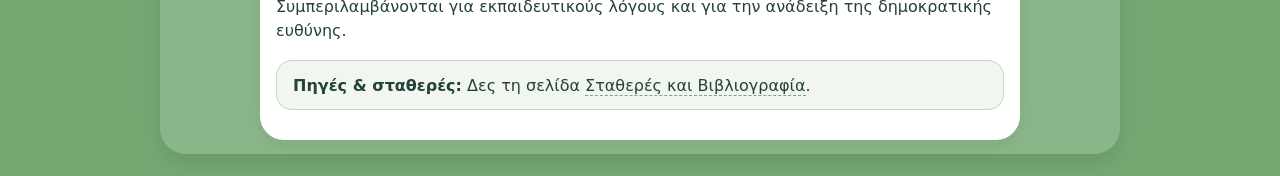
<file: pages/model.html>
<!DOCTYPE html>
<html lang="el">
<head>
  <meta charset="utf-8" />
  <meta name="viewport" content="width=device-width, initial-scale=1.0" />
  <title>CO2App – Τεκμηρίωση / Documentation</title>
  <link rel="apple-touch-icon" href="../assets/icons/icon-192.png" />
  <link rel="icon" href="../assets/icons/icon-192.png" />
  <link rel="stylesheet" href="../styles.css" />
  <style>
    .docPage h1, .docPage h2, .docPage h3 { margin-top: 1.2rem; }
    .docPage h1 { font-size: 1.6rem; }
    .docPage h2 { font-size: 1.25rem; }
    .docPage h3 { font-size: 1.05rem; }
    .docPage p, .docPage li { line-height: 1.55; }

    .docPage .pill{
      display:inline-block; padding:0.15rem 0.6rem; border-radius:999px;
      background:rgba(49,78,78,0.08); margin-right:0.35rem; font-size:0.9rem;
    }
    .docPage .note{
      background:rgba(116,169,116,0.10);
      border:1px solid rgba(116,169,116,0.35);
      border-radius:16px; padding:0.9rem 1rem; margin:0.9rem 0;
    }
    .docPage .warn{
      background:rgba(255,159,64,0.12);
      border:1px solid rgba(255,159,64,0.40);
      border-radius:16px; padding:0.9rem 1rem; margin:0.9rem 0;
    }
    .docPage a.inline{ text-decoration:none; border-bottom:1px dashed rgba(49,78,78,0.55); }
    .docPage code{ background:rgba(49,78,78,0.06); padding:0.1rem 0.3rem; border-radius:8px; font-size:0.95em; }

    .langBlock{ display:none; }
    .langBlock.active{ display:block; }
  </style>
</head>
<body>
  <div class="container">
    <div class="panel infoWide">
      <div class="topbar">
        <button class="iconBtn" id="menuBtn" aria-label="Menu"><span class="hamburger"><span></span></span></button>
        <div class="topbarSpacer"></div>
      </div>

      <div class="card">
        <div class="docPage">

          <div id="doc-el" class="langBlock">
            <h1>Τεκμηρίωση Μοντέλου Υπολογισμού (v4)</h1>

            <div class="note">
              <strong>Σκοπός:</strong> Η CO2App είναι εκπαιδευτικό εργαλείο που εκτιμά το ανθρακικό αποτύπωμα (kg ή t CO₂/έτος)
              από καθημερινές δραστηριότητες ενός νοικοκυριού/ατόμου, με απλό αλλά αξιόπιστο τρόπο.
            </div>

            <p>
              Η τεκμηρίωση χωρίζεται σε δύο μέρη:
              <span class="pill">Μοντέλο</span> (αυτή η σελίδα) και
              <span class="pill">Σταθερές &amp; Βιβλιογραφία</span> (προχωρημένη επέκταση).
            </p>

            <p>
              Για τον πλήρη πίνακα σταθερών και τις παραπομπές, δες:
              <a class="inline" href="values.html">Σταθερές και Βιβλιογραφία</a>.
            </p>

            <h2>1. Βασικές αρχές</h2>
            <ul>
              <li>Το αποτύπωμα υπολογίζεται ως άθροισμα επιμέρους κατηγοριών: <code>Housing + Transport + Food + Lifestyle + Digital + Social</code>.</li>
              <li>Οι μονάδες είναι <strong>kg CO₂/έτος</strong> (και μετατροπή σε <strong>t CO₂/έτος</strong> όπου χρειάζεται).</li>
              <li>Ο στόχος αναφοράς για βιώσιμο τρόπο ζωής είναι <strong>2.5 tCO₂ / άτομο / έτος</strong>.</li>
              <li>Οι υπολογισμοί της εφαρμογής αναφέρονται <strong>κυρίως στην Ελλάδα του 2025</strong>, ιδιαίτερα ως προς την ένταση άνθρακα του ηλεκτρικού δικτύου (Carbon Intensity).</li>
              <li>Για την κατηγορία <em>Κατοικία</em>, οι υπολογισμοί κανονικοποιούνται ως προς <strong>κατοικία αναφοράς 100 m²</strong>, ώστε να επιτρέπονται συγκρίσεις μεταξύ νοικοκυριών.</li>
            </ul>

            <div class="warn">
              <strong>Σημείωση:</strong> Η CO2App δεν επιχειρεί την πλήρη και λεπτομερή καταμέτρηση όλων των επιμέρους εκπομπών CO₂ του μαθητή-χρήστη.
              <br><br>
              Αντίθετα, η εφαρμογή επιδιώκει να <strong>κατατάξει τον χρήστη σε αντιπροσωπευτικές κατηγορίες συμπεριφοράς</strong>, οι οποίες αντιστοιχούν σε τυπικά επίπεδα εκπομπών.
              <br><br>
              Το μοντέλο βασίζεται σε <strong>τεκμηριωμένους μέσους όρους</strong>, αλλά περιλαμβάνει συνειδητές απλουστεύσεις με στόχο τη διδακτική σαφήνεια.
            </div>

            <div class="note">
              <strong>Διερεύνηση σεναρίων:</strong> Η εφαρμογή παρέχει τη δυνατότητα τροποποίησης βασικών σταθερών του μοντέλου, ώστε οι χρήστες να μπορούν να <strong>διερευνήσουν εναλλακτικά σενάρια</strong>.
            </div>

            <h2>2. Μαθηματική μορφή</h2>
            <p>Για κάθε δραστηριότητα εφαρμόζεται η γενική σχέση: <code>Εκπομπές = Δραστηριότητα × Συντελεστής</code>.</p>
            <p><code>CO2_total = CO2_housing + CO2_transport + CO2_food + CO2_goods + CO2_digital + CO2_social</code></p>

            <h2>3. Κατοικία (Housing)</h2>
            <ul>
              <li><strong>Θερμικές ανάγκες:</strong> <code>kWh/m²·έτος</code> (Νότια Ελλάδα).</li>
              <li><strong>Ηλεκτρική κατανάλωση:</strong> Μέσες τιμές αναφοράς (ΕΛΣΤΑΤ/ΕΕ).</li>
              <li><strong>Αντλία θερμότητας:</strong> Ενσωματωμένη στους συντελεστές απόδοσης.</li>
            </ul>

            <h2>4. Μεταφορές (Transport)</h2>
            <ul>
              <li><strong>ΙΧ:</strong> Συντελεστές <code>kg CO₂/km</code> (βενζίνη, diesel, EV).</li>
              <li><strong>EV:</strong> Εξαρτώνται από το ενεργειακό μίγμα της χώρας.</li>
            </ul>

            <h2>5. Διατροφή (Food)</h2>
            <p>Πολλαπλασιαστές (βάση 1.0): Vegan (0.5), Vegetarian (0.65), Mediterranean (0.85), Beef-heavy (1.4).</p>

            <h2>6. Αγαθά &amp; Κατανάλωση</h2>
            <p>Εκπαιδευτικός slider με τιμές αναφοράς: 0.4, 1.0, 2.2 tCO₂.</p>

            <h2>7. Ψηφιακό &amp; Κοινωνικό Αποτύπωμα</h2>
            <p>Συμπεριλαμβάνονται για εκπαιδευτικούς λόγους και για την ανάδειξη της δημοκρατικής ευθύνης.</p>

            <div class="note">
              <strong>Πηγές &amp; σταθερές:</strong> Δες τη σελίδα <a class="inline" href="values.html">Σταθερές και Βιβλιογραφία</a>.
            </div>
          </div>

          <div id="doc-en" class="langBlock">
            <h1>Calculation Model Documentation (v4)</h1>

            <div class="note">
              <strong>Purpose:</strong> CO2App is an educational tool that estimates the carbon footprint (kg or t CO₂/year)
              from daily activities of a household/individual, in a simple yet reliable way.
            </div>

            <p>
              This documentation is divided into two parts:
              <span class="pill">Model</span> (this page) and
              <span class="pill">Values &amp; References</span> (advanced extension).
            </p>

            <p>
              For the complete table of constants and references, see:
              <a class="inline" href="values.html">Values &amp; References</a>.
            </p>

            <h2>1. Core principles</h2>
            <ul>
              <li>The carbon footprint is calculated as the sum of individual categories: <code>Housing + Transport + Food + Lifestyle + Digital + Social</code>.</li>
              <li>Units are expressed in <strong>kg CO₂/year</strong> (convertible to <strong>t CO₂/year</strong> where appropriate).</li>
              <li>Reference target for a sustainable lifestyle: <strong>2.5 tCO₂ / person / year</strong>.</li>
              <li>Calculations mainly refer to <strong>Greece in 2025</strong>.</li>
              <li>Housing calculations are normalized to a <strong>100 m² reference dwelling</strong>.</li>
            </ul>

            <div class="warn">
              <strong>Note:</strong> CO2App does not attempt a full and detailed accounting of all individual emissions. Instead, it classifies users into representative behavioral categories using documented averages and intentional simplifications for didactic clarity.
            </div>

            <div class="note">
              <strong>Scenario exploration:</strong> The application allows the modification of basic model constants so that users can <strong>explore alternative scenarios</strong>.
            </div>

            <h2>2. Mathematical structure</h2>
            <p><code>Emissions = Activity × Factor</code></p>
            <p><code>CO2_total = CO2_housing + CO2_transport + CO2_food + CO2_goods + CO2_digital + CO2_social</code></p>

            <h2>3. Housing</h2>
            <ul>
              <li><strong>Thermal needs:</strong> <code>kWh/m²·year</code> (Southern Greece).</li>
              <li><strong>Electricity:</strong> Reference averages (ELSTAT/EU).</li>
              <li><strong>Heat pump:</strong> Efficiency incorporated in factors.</li>
            </ul>

            <h2>4. Transport</h2>
            <ul>
              <li><strong>Car:</strong> Factors in <code>kg CO₂/km</code> (petrol, diesel, EV).</li>
              <li><strong>EV:</strong> Depends on grid carbon intensity.</li>
            </ul>

            <h2>5. Diet (Food)</h2>
            <p>Multipliers (base 1.0): Vegan (0.5), Vegetarian (0.65), Mediterranean (0.85), Beef-heavy (1.4).</p>

            <h2>6. Goods &amp; Consumption</h2>
            <p>Educational slider reference values: 0.4, 1.0, 2.2 tCO₂.</p>

            <h2>7. Digital &amp; Social Footprint</h2>
            <p>Included for educational purposes and to highlight civic responsibility.</p>

            <div class="note">
              <strong>Sources &amp; constants:</strong> See <a class="inline" href="values.html">Values &amp; References</a>.
            </div>
          </div>

        </div>
      </div>
    </div>
  </div>

  <div class="drawerBackdrop" id="drawerBackdrop" aria-hidden="true"></div>
  <nav class="drawer" id="drawer" aria-hidden="true">
    <div class="drawerHeader">
      <div class="drawerTitle">CO2App</div>
      <button class="drawerClose" id="drawerClose" aria-label="close">×</button>
    </div>
    <div class="drawerNav" id="drawerNav"></div>
    <div class="drawerLang" id="drawerLang"></div>
  </nav>

  <script src="../js/common.js"></script>
  <script src="../js/menu.js"></script>
  <script>
    function applyLang(){
      const lang = (localStorage.getItem('lang') || 'el');
      document.getElementById('doc-el').classList.toggle('active', lang === 'el');
      document.getElementById('doc-en').classList.toggle('active', lang === 'en');
      document.documentElement.lang = lang;
      document.title = (lang === 'en') ? 'CO2App – Documentation' : 'CO2App – Τεκμηρίωση';
    }
    document.addEventListener('DOMContentLoaded', applyLang);
  </script>
</body>
</html>
</file>
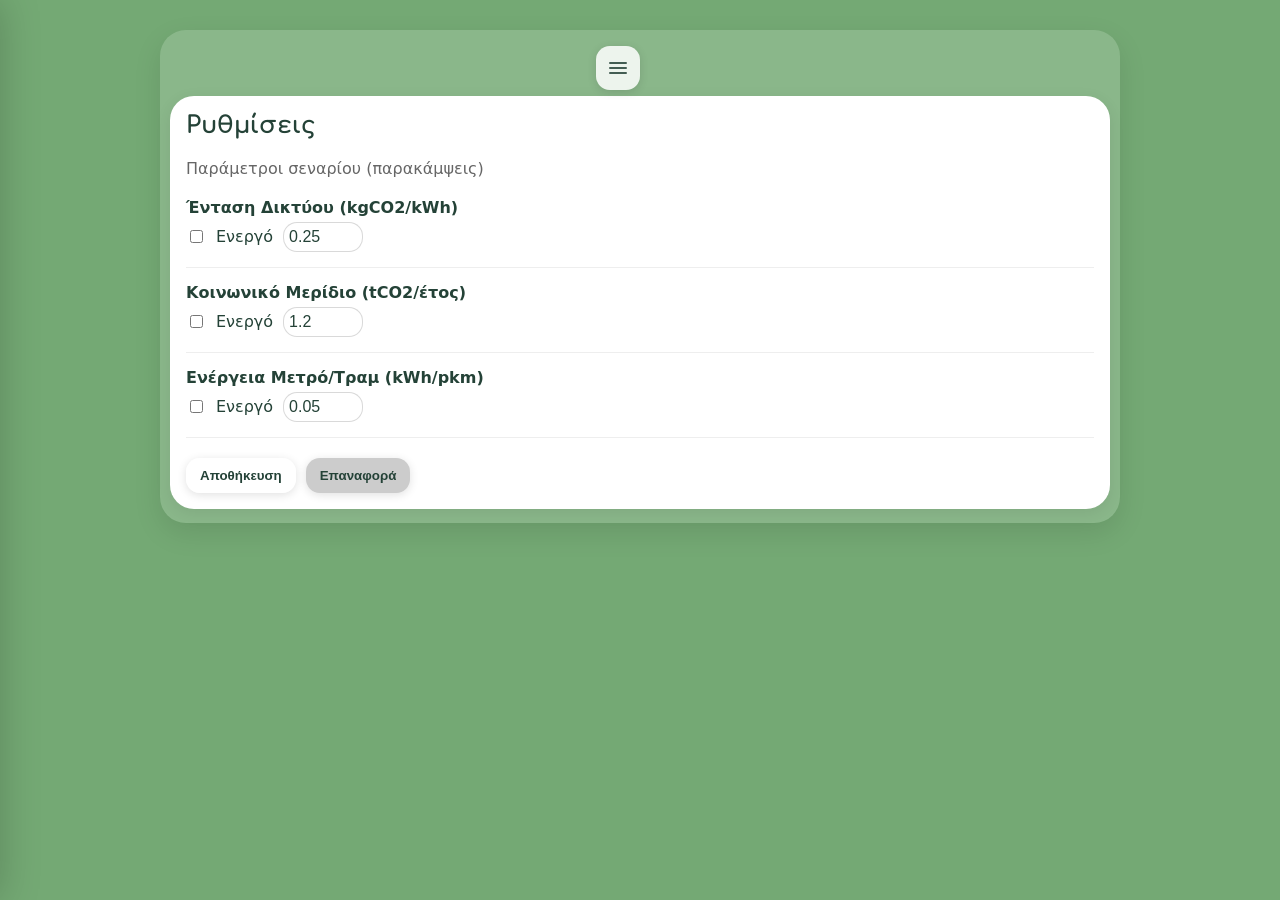
<file: pages/settings.html>
<!DOCTYPE html>
<html lang="el">
<head>
  <meta charset="utf-8">
  <meta name="viewport" content="width=device-width, initial-scale=1.0">
  <title>CO2App – Settings</title>
  <link rel="stylesheet" href="../styles.css">
  <style>
    /* Διατηρούμε το layout, αλλά αφαιρούμε τα στυλ των κουμπιών για να πάρουν αυτά του styles.css */
    .setting-row { margin-bottom: 15px; padding-bottom: 15px; border-bottom: 1px solid #eee; }
    .setting-row label { display: block; margin-bottom: 5px; font-weight: bold; }
    .setting-controls { display: flex; align-items: center; gap: 10px; }
    /* Προσθήκη κενού ανάμεσα στα κουμπιά */
    .btn-group { margin-top: 20px; display: flex; gap: 10px; }
    input[type="number"] { padding: 5px; width: 80px; }
  </style>
</head>
<body>
  <div class="container">
    <div class="panel">
      <div class="topbar">
        <button class="iconBtn" id="menuBtn" aria-label="Menu"><span class="hamburger"><span></span></span></button>
        <div class="topbarSpacer"></div>
      </div>
      
      <div class="card">
        <h2 id="pageTitle" style="margin-top:0;">Settings</h2>
        <p id="pageSubtitle" class="small">Scenario parameters (Overrides)</p>
        
        <div id="settingsContainer" style="margin-top: 20px;">
          
          <div class="setting-row">
            <label id="lblGrid">Grid CI (kgCO2/kWh)</label>
            <div class="setting-controls">
              <input type="checkbox" id="ciEnable">
              <label for="ciEnable" id="lblEn1" style="font-weight:normal; margin:0;">Enable</label>
              <input type="number" id="ciValue" step="0.01" placeholder="0.25">
            </div>
          </div>

          <div class="setting-row">
            <label id="lblSocial">Social Share Goal (tCO2/year)</label>
            <div class="setting-controls">
              <input type="checkbox" id="socialEnable">
              <label for="socialEnable" id="lblEn2" style="font-weight:normal; margin:0;">Enable</label>
              <input type="number" id="socialValue" step="0.1" placeholder="1.2">
            </div>
          </div>

          <div class="setting-row">
            <label id="lblMetro">Metro/Tram Energy (kWh/pkm)</label>
            <div class="setting-controls">
              <input type="checkbox" id="metroEnergyEnable">
              <label for="metroEnergyEnable" id="lblEn3" style="font-weight:normal; margin:0;">Enable</label>
              <input type="number" id="metroEnergyValue" step="0.01" placeholder="0.05">
            </div>
          </div>

          <div class="btn-group">
            <button id="saveBtn" class="pillBtn">Save</button>
            <button id="resetBtn" class="pillBtn" style="background-color: #ccc; color: #333;">Reset</button>
          </div>

        </div> 
      </div>
    </div>
  </div>

  <div class="drawerBackdrop" id="drawerBackdrop"></div>
  <nav class="drawer" id="drawer">
    <div class="drawerHeader">
      <div class="drawerTitle">CO2App</div>
      <button class="iconBtn" id="drawerClose">×</button>
    </div>
    <div class="drawerSection" id="drawerNav"></div>
    <div class="drawerSection" id="drawerLang"></div>
  </nav>

  <script src="../js/common.js"></script>
  <script src="../js/menu.js"></script>
  <script src="../js/settings.js"></script>
</body>
</html>
</file>
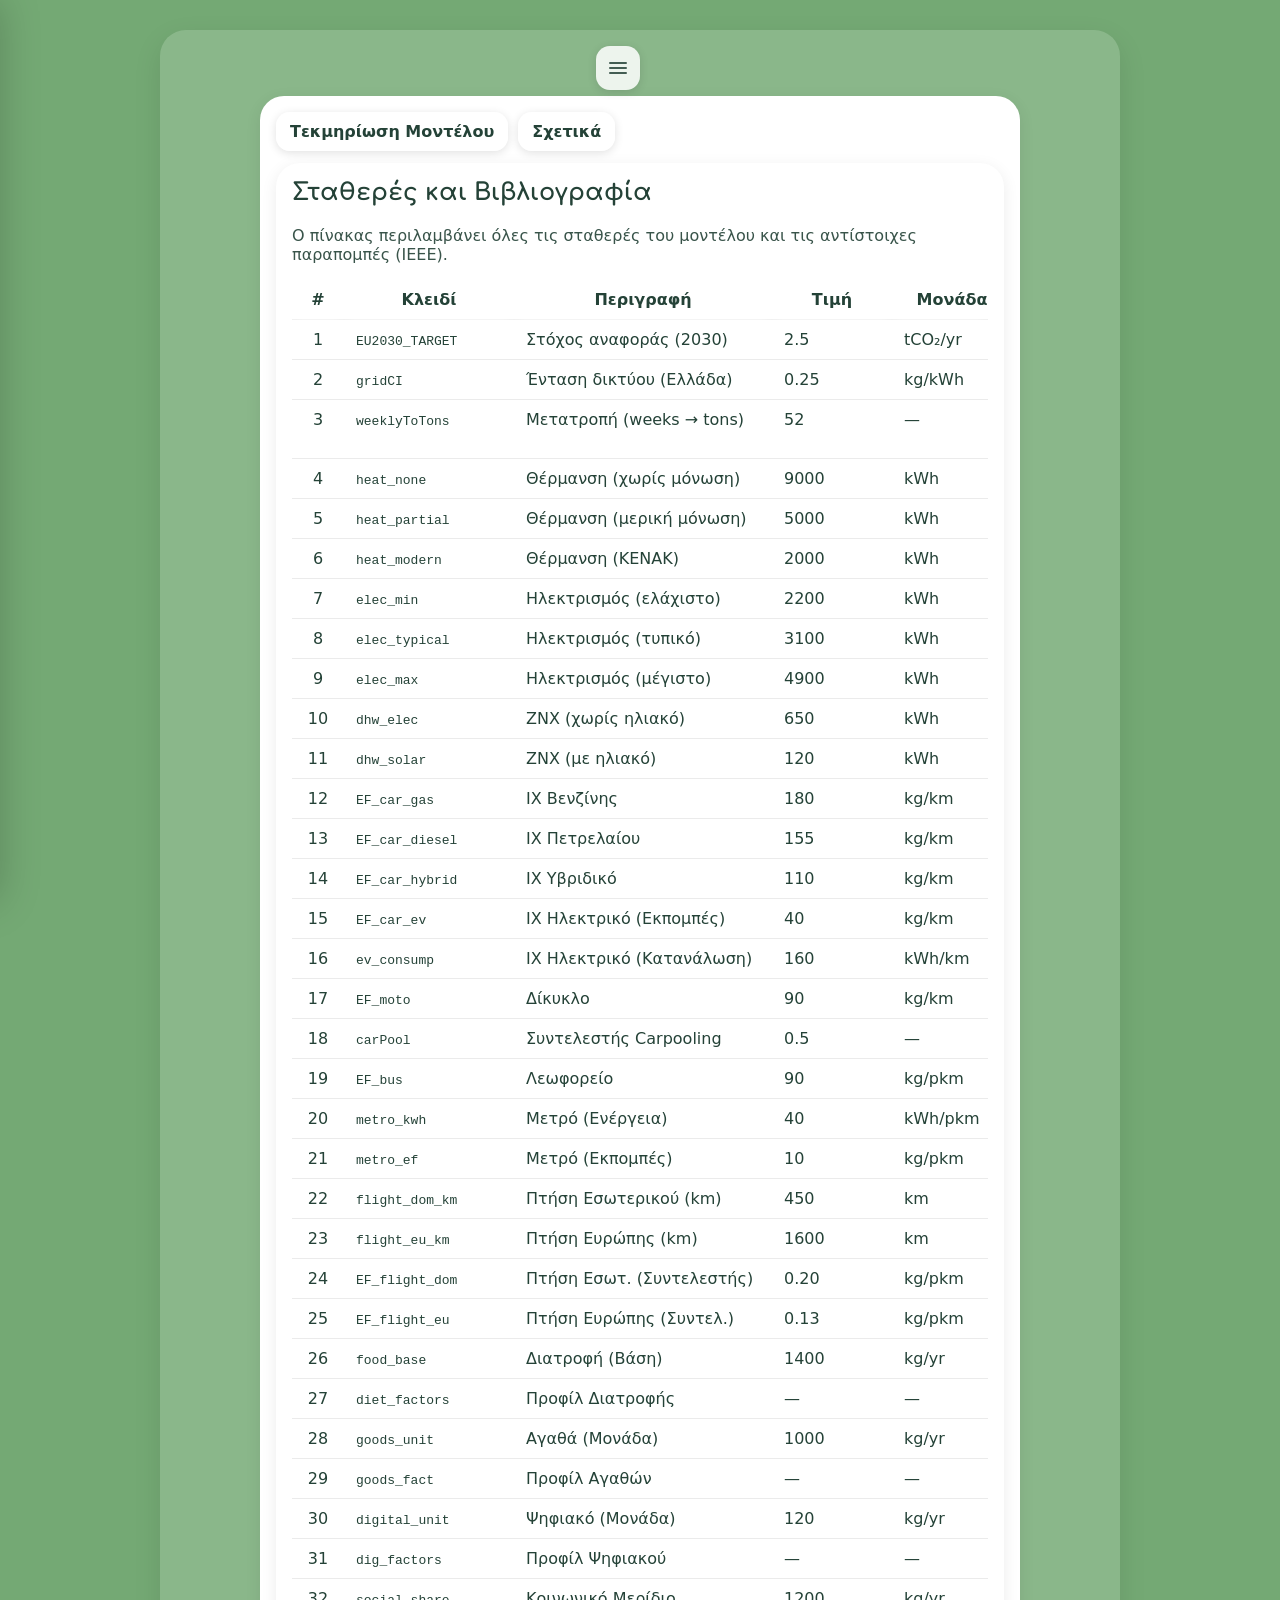
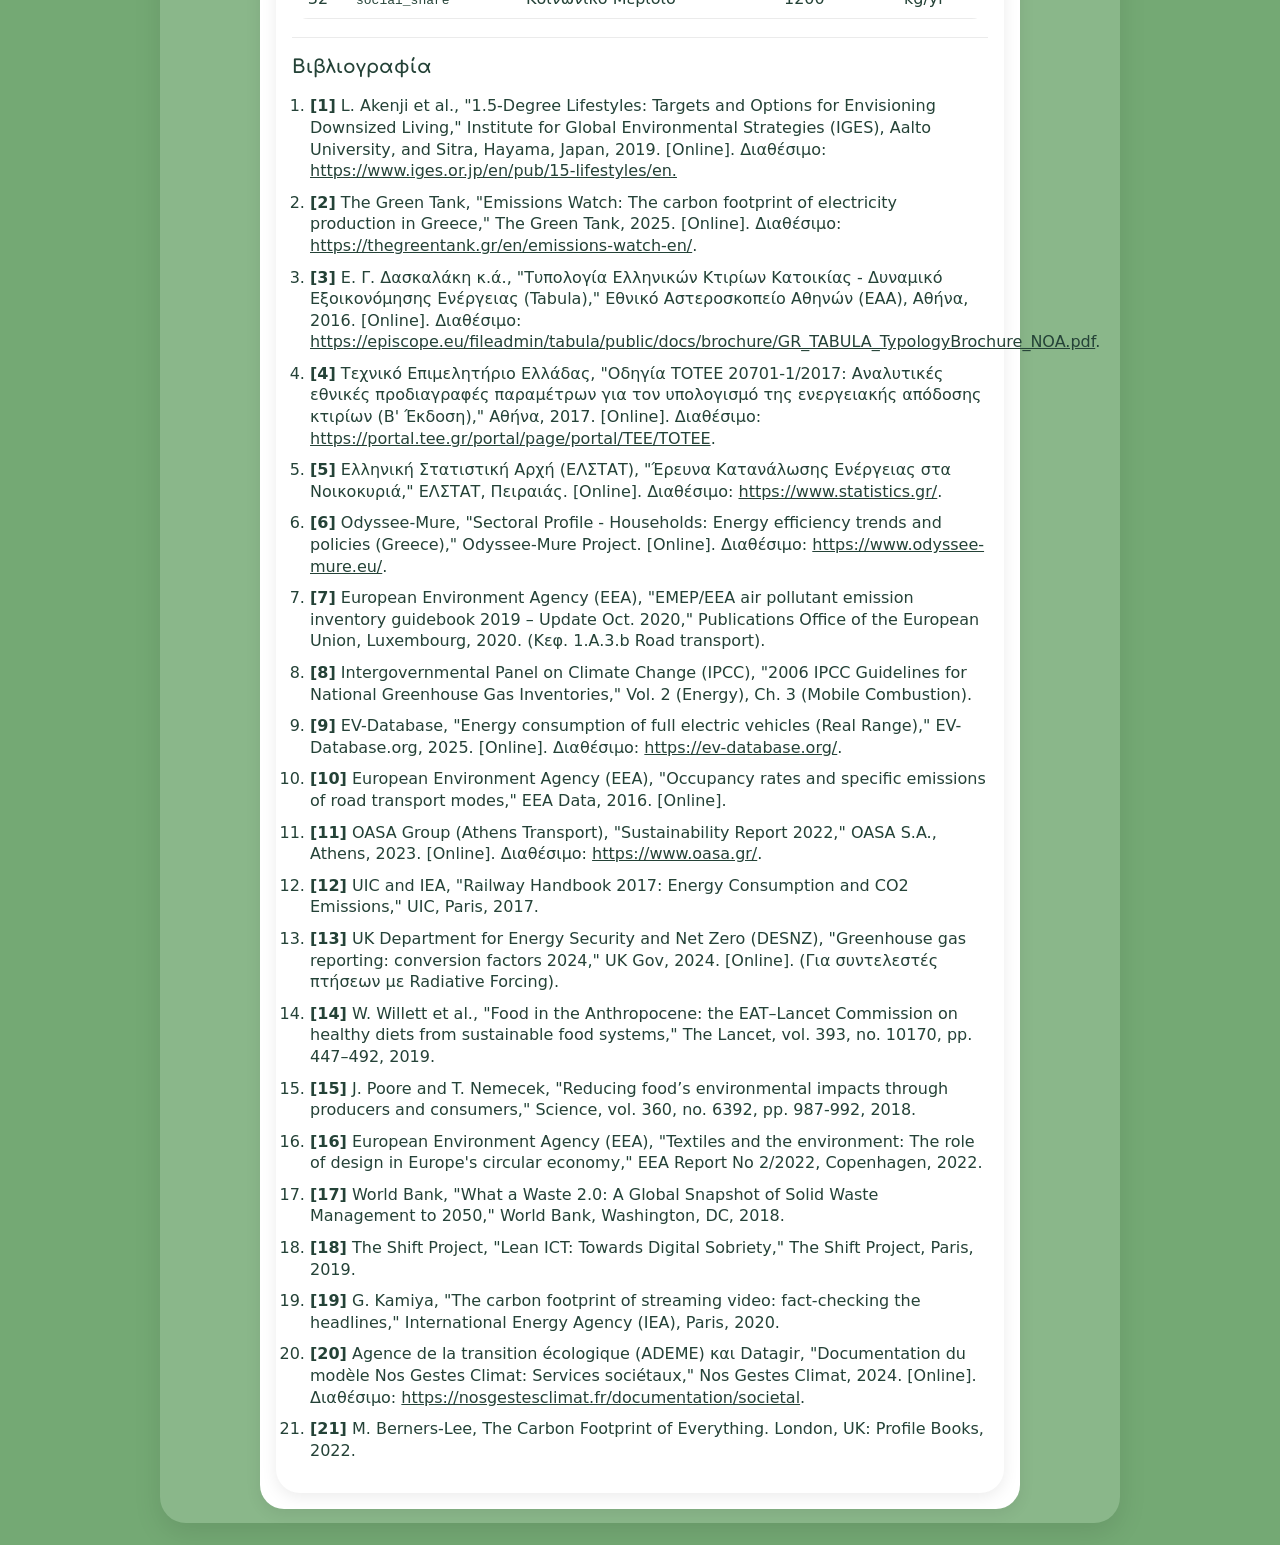
<file: pages/values.html>
<!DOCTYPE html>
<html lang="el">
<head>
  <meta charset="utf-8"/>
  <meta name="viewport" content="width=device-width, initial-scale=1"/>
  <title>CO2App – Σταθερές και Βιβλιογραφία</title>
  <link href="../manifest.webmanifest" rel="manifest"/>
  <meta name="theme-color" content="#74a974"/>
  <meta name="apple-mobile-web-app-capable" content="yes"/>
  <link href="../assets/icons/icon-192.png" rel="apple-touch-icon"/>
  <link href="../styles.css" rel="stylesheet">
  <style>
    /* Small page-specific tweaks, keep app feel */
    .doc-card { max-width: 980px; margin: 0 auto; }
    .doc-card h2 { margin-top: 0; }
    .table-wrap { overflow-x: auto; border-radius: 16px; }
    table.values { width: 100%; border-collapse: collapse; min-width: 860px; }
    table.values th, table.values td { padding: 10px 12px; border-bottom: 1px solid rgba(0,0,0,0.08); vertical-align: top; }
    table.values thead th { position: sticky; top: 0; background: rgba(255,255,255,0.96); backdrop-filter: blur(8px); }
    .col-line { width: 52px; text-align: center; }
    .col-key { width: 170px; }
    .col-val { width: 120px; white-space: nowrap; }
    .col-unit { width: 120px; white-space: nowrap; }
    .col-ref { width: 140px; }
    .ref-link { font-weight: 600; text-decoration: none; }
    .ref-link:hover { text-decoration: underline; }
    .bib { padding-left: 18px; }
    .bib li { margin: 10px 0; line-height: 1.35; }
    .ref-num { font-weight: 700; }
    .lang-note { opacity: 0.9; }
    .divider { height: 1px; background: rgba(0,0,0,0.08); margin: 18px 0; }
  </style>
</head>
<body>
  <div class="container">
    <div class="panel infoWide" id="mainPanel">
      <div class="topbar">
        <button aria-label="Menu" class="iconBtn" id="menuBtn"><span class="hamburger"><span></span></span></button>
        <div class="topbarSpacer"></div>
      </div>

      <div class="card">
        <div style="display:flex; gap:10px; flex-wrap:wrap; margin:0 0 12px 0;">
          <a class="pillBtn" href="./model.html" style="text-decoration:none;">Τεκμηρίωση Μοντέλου</a>
          <a class="pillBtn" href="./info.html" style="text-decoration:none;">Σχετικά</a>
        </div>

        <div class="docPage">

      <section class="card doc-card">
        <h2 data-el="Σταθερές και Βιβλιογραφία" data-en="Constants & References">Τιμές & Παραπομπές</h2>
        <p class="lang-note" data-el="Ο πίνακας περιλαμβάνει όλες τις σταθερές του μοντέλου και τις αντίστοιχες παραπομπές (IEEE)."
           data-en="This table lists all model constants and the corresponding IEEE references.">
          Ο πίνακας περιλαμβάνει όλες τις σταθερές του μοντέλου και τις αντίστοιχες παραπομπές (IEEE).
        </p>

        <div class="table-wrap">
          <table class="values" aria-label="CO2App constants table">
            <thead>
              <tr>
                <th data-el="#" data-en="#">#</th>
                <th data-el="Κλειδί" data-en="Key">Κλειδί</th>
                <th data-el="Περιγραφή" data-en="Description">Περιγραφή</th>
                <th data-el="Τιμή" data-en="Value">Τιμή</th>
                <th data-el="Μονάδα" data-en="Unit">Μονάδα</th>
                <th data-el="Παραπομπές" data-en="Refs">Παραπομπές</th>
              </tr>
            </thead>
            <tbody>
              
      <tr>
        <td class="col-line">1</td>
        <td class="col-key"><code>EU2030_TARGET</code></td>
        <td class="col-desc">Στόχος αναφοράς (2030)</td>
        <td class="col-val">2.5</td>
        <td class="col-unit">tCO₂/yr</td>
        <td class="col-ref"><a class="ref-link" href="#ref-1">[1]</a></td>
      </tr>
    

      <tr>
        <td class="col-line">2</td>
        <td class="col-key"><code>gridCI</code></td>
        <td class="col-desc">Ένταση δικτύου (Ελλάδα)</td>
        <td class="col-val">0.25</td>
        <td class="col-unit">kg/kWh</td>
        <td class="col-ref"><a class="ref-link" href="#ref-2">[2]</a></td>
      </tr>
    

      <tr>
        <td class="col-line">3</td>
        <td class="col-key"><code>weeklyToTons</code></td>
        <td class="col-desc">Μετατροπή (weeks → tons)</td>
        <td class="col-val">52</td>
        <td class="col-unit">—</td>
        <td class="col-ref">(Μαθ. σταθερά)</td>
      </tr>
    

      <tr>
        <td class="col-line">4</td>
        <td class="col-key"><code>heat_none</code></td>
        <td class="col-desc">Θέρμανση (χωρίς μόνωση)</td>
        <td class="col-val">9000</td>
        <td class="col-unit">kWh</td>
        <td class="col-ref"><a class="ref-link" href="#ref-3">[3]</a>, <a class="ref-link" href="#ref-4">[4]</a></td>
      </tr>
    

      <tr>
        <td class="col-line">5</td>
        <td class="col-key"><code>heat_partial</code></td>
        <td class="col-desc">Θέρμανση (μερική μόνωση)</td>
        <td class="col-val">5000</td>
        <td class="col-unit">kWh</td>
        <td class="col-ref"><a class="ref-link" href="#ref-3">[3]</a>, <a class="ref-link" href="#ref-4">[4]</a></td>
      </tr>
    

      <tr>
        <td class="col-line">6</td>
        <td class="col-key"><code>heat_modern</code></td>
        <td class="col-desc">Θέρμανση (ΚΕΝΑΚ)</td>
        <td class="col-val">2000</td>
        <td class="col-unit">kWh</td>
        <td class="col-ref"><a class="ref-link" href="#ref-3">[3]</a>, <a class="ref-link" href="#ref-4">[4]</a></td>
      </tr>
    

      <tr>
        <td class="col-line">7</td>
        <td class="col-key"><code>elec_min</code></td>
        <td class="col-desc">Ηλεκτρισμός (ελάχιστο)</td>
        <td class="col-val">2200</td>
        <td class="col-unit">kWh</td>
        <td class="col-ref"><a class="ref-link" href="#ref-4">[4]</a>, <a class="ref-link" href="#ref-5">[5]</a>, <a class="ref-link" href="#ref-6">[6]</a></td>
      </tr>
    

      <tr>
        <td class="col-line">8</td>
        <td class="col-key"><code>elec_typical</code></td>
        <td class="col-desc">Ηλεκτρισμός (τυπικό)</td>
        <td class="col-val">3100</td>
        <td class="col-unit">kWh</td>
        <td class="col-ref"><a class="ref-link" href="#ref-4">[4]</a>, <a class="ref-link" href="#ref-5">[5]</a>, <a class="ref-link" href="#ref-6">[6]</a></td>
      </tr>
    

      <tr>
        <td class="col-line">9</td>
        <td class="col-key"><code>elec_max</code></td>
        <td class="col-desc">Ηλεκτρισμός (μέγιστο)</td>
        <td class="col-val">4900</td>
        <td class="col-unit">kWh</td>
        <td class="col-ref"><a class="ref-link" href="#ref-4">[4]</a>, <a class="ref-link" href="#ref-5">[5]</a>, <a class="ref-link" href="#ref-6">[6]</a></td>
      </tr>
    

      <tr>
        <td class="col-line">10</td>
        <td class="col-key"><code>dhw_elec</code></td>
        <td class="col-desc">ΖΝΧ (χωρίς ηλιακό)</td>
        <td class="col-val">650</td>
        <td class="col-unit">kWh</td>
        <td class="col-ref"><a class="ref-link" href="#ref-4">[4]</a></td>
      </tr>
    

      <tr>
        <td class="col-line">11</td>
        <td class="col-key"><code>dhw_solar</code></td>
        <td class="col-desc">ΖΝΧ (με ηλιακό)</td>
        <td class="col-val">120</td>
        <td class="col-unit">kWh</td>
        <td class="col-ref"><a class="ref-link" href="#ref-4">[4]</a></td>
      </tr>
    

      <tr>
        <td class="col-line">12</td>
        <td class="col-key"><code>EF_car_gas</code></td>
        <td class="col-desc">ΙΧ Βενζίνης</td>
        <td class="col-val">180</td>
        <td class="col-unit">kg/km</td>
        <td class="col-ref"><a class="ref-link" href="#ref-7">[7]</a>, <a class="ref-link" href="#ref-8">[8]</a></td>
      </tr>
    

      <tr>
        <td class="col-line">13</td>
        <td class="col-key"><code>EF_car_diesel</code></td>
        <td class="col-desc">ΙΧ Πετρελαίου</td>
        <td class="col-val">155</td>
        <td class="col-unit">kg/km</td>
        <td class="col-ref"><a class="ref-link" href="#ref-7">[7]</a>, <a class="ref-link" href="#ref-8">[8]</a></td>
      </tr>
    

      <tr>
        <td class="col-line">14</td>
        <td class="col-key"><code>EF_car_hybrid</code></td>
        <td class="col-desc">ΙΧ Υβριδικό</td>
        <td class="col-val">110</td>
        <td class="col-unit">kg/km</td>
        <td class="col-ref"><a class="ref-link" href="#ref-7">[7]</a>, <a class="ref-link" href="#ref-8">[8]</a></td>
      </tr>
    

      <tr>
        <td class="col-line">15</td>
        <td class="col-key"><code>EF_car_ev</code></td>
        <td class="col-desc">ΙΧ Ηλεκτρικό (Εκπομπές)</td>
        <td class="col-val">40</td>
        <td class="col-unit">kg/km</td>
        <td class="col-ref"><a class="ref-link" href="#ref-2">[2]</a>, <a class="ref-link" href="#ref-9">[9]</a></td>
      </tr>
    

      <tr>
        <td class="col-line">16</td>
        <td class="col-key"><code>ev_consump</code></td>
        <td class="col-desc">ΙΧ Ηλεκτρικό (Κατανάλωση)</td>
        <td class="col-val">160</td>
        <td class="col-unit">kWh/km</td>
        <td class="col-ref"><a class="ref-link" href="#ref-9">[9]</a></td>
      </tr>
    

      <tr>
        <td class="col-line">17</td>
        <td class="col-key"><code>EF_moto</code></td>
        <td class="col-desc">Δίκυκλο</td>
        <td class="col-val">90</td>
        <td class="col-unit">kg/km</td>
        <td class="col-ref"><a class="ref-link" href="#ref-7">[7]</a></td>
      </tr>
    

      <tr>
        <td class="col-line">18</td>
        <td class="col-key"><code>carPool</code></td>
        <td class="col-desc">Συντελεστής Carpooling</td>
        <td class="col-val">0.5</td>
        <td class="col-unit">—</td>
        <td class="col-ref"><a class="ref-link" href="#ref-10">[10]</a></td>
      </tr>
    

      <tr>
        <td class="col-line">19</td>
        <td class="col-key"><code>EF_bus</code></td>
        <td class="col-desc">Λεωφορείο</td>
        <td class="col-val">90</td>
        <td class="col-unit">kg/pkm</td>
        <td class="col-ref"><a class="ref-link" href="#ref-10">[10]</a></td>
      </tr>
    

      <tr>
        <td class="col-line">20</td>
        <td class="col-key"><code>metro_kwh</code></td>
        <td class="col-desc">Μετρό (Ενέργεια)</td>
        <td class="col-val">40</td>
        <td class="col-unit">kWh/pkm</td>
        <td class="col-ref"><a class="ref-link" href="#ref-11">[11]</a>, <a class="ref-link" href="#ref-12">[12]</a></td>
      </tr>
    

      <tr>
        <td class="col-line">21</td>
        <td class="col-key"><code>metro_ef</code></td>
        <td class="col-desc">Μετρό (Εκπομπές)</td>
        <td class="col-val">10</td>
        <td class="col-unit">kg/pkm</td>
        <td class="col-ref"><a class="ref-link" href="#ref-2">[2]</a>, <a class="ref-link" href="#ref-11">[11]</a></td>
      </tr>
    

      <tr>
        <td class="col-line">22</td>
        <td class="col-key"><code>flight_dom_km</code></td>
        <td class="col-desc">Πτήση Εσωτερικού (km)</td>
        <td class="col-val">450</td>
        <td class="col-unit">km</td>
        <td class="col-ref"><a class="ref-link" href="#ref-1">[1]</a></td>
      </tr>
    

      <tr>
        <td class="col-line">23</td>
        <td class="col-key"><code>flight_eu_km</code></td>
        <td class="col-desc">Πτήση Ευρώπης (km)</td>
        <td class="col-val">1600</td>
        <td class="col-unit">km</td>
        <td class="col-ref"><a class="ref-link" href="#ref-1">[1]</a></td>
      </tr>
    

      <tr>
        <td class="col-line">24</td>
        <td class="col-key"><code>EF_flight_dom</code></td>
        <td class="col-desc">Πτήση Εσωτ. (Συντελεστής)</td>
        <td class="col-val">0.20</td>
        <td class="col-unit">kg/pkm</td>
        <td class="col-ref"><a class="ref-link" href="#ref-13">[13]</a></td>
      </tr>
    

      <tr>
        <td class="col-line">25</td>
        <td class="col-key"><code>EF_flight_eu</code></td>
        <td class="col-desc">Πτήση Ευρώπης (Συντελ.)</td>
        <td class="col-val">0.13</td>
        <td class="col-unit">kg/pkm</td>
        <td class="col-ref"><a class="ref-link" href="#ref-13">[13]</a></td>
      </tr>
    

      <tr>
        <td class="col-line">26</td>
        <td class="col-key"><code>food_base</code></td>
        <td class="col-desc">Διατροφή (Βάση)</td>
        <td class="col-val">1400</td>
        <td class="col-unit">kg/yr</td>
        <td class="col-ref"><a class="ref-link" href="#ref-14">[14]</a>, <a class="ref-link" href="#ref-15">[15]</a></td>
      </tr>
    

      <tr>
        <td class="col-line">27</td>
        <td class="col-key"><code>diet_factors</code></td>
        <td class="col-desc">Προφίλ Διατροφής</td>
        <td class="col-val">—</td>
        <td class="col-unit">—</td>
        <td class="col-ref"><a class="ref-link" href="#ref-14">[14]</a>, <a class="ref-link" href="#ref-15">[15]</a></td>
      </tr>
    

      <tr>
        <td class="col-line">28</td>
        <td class="col-key"><code>goods_unit</code></td>
        <td class="col-desc">Αγαθά (Μονάδα)</td>
        <td class="col-val">1000</td>
        <td class="col-unit">kg/yr</td>
        <td class="col-ref"><a class="ref-link" href="#ref-16">[16]</a>, <a class="ref-link" href="#ref-17">[17]</a></td>
      </tr>
    

      <tr>
        <td class="col-line">29</td>
        <td class="col-key"><code>goods_fact</code></td>
        <td class="col-desc">Προφίλ Αγαθών</td>
        <td class="col-val">—</td>
        <td class="col-unit">—</td>
        <td class="col-ref"><a class="ref-link" href="#ref-16">[16]</a>, <a class="ref-link" href="#ref-17">[17]</a></td>
      </tr>
    

      <tr>
        <td class="col-line">30</td>
        <td class="col-key"><code>digital_unit</code></td>
        <td class="col-desc">Ψηφιακό (Μονάδα)</td>
        <td class="col-val">120</td>
        <td class="col-unit">kg/yr</td>
        <td class="col-ref"><a class="ref-link" href="#ref-18">[18]</a>, <a class="ref-link" href="#ref-19">[19]</a></td>
      </tr>
    

      <tr>
        <td class="col-line">31</td>
        <td class="col-key"><code>dig_factors</code></td>
        <td class="col-desc">Προφίλ Ψηφιακού</td>
        <td class="col-val">—</td>
        <td class="col-unit">—</td>
        <td class="col-ref"><a class="ref-link" href="#ref-18">[18]</a></td>
      </tr>
    

      <tr>
        <td class="col-line">32</td>
        <td class="col-key"><code>social_share</code></td>
        <td class="col-desc">Κοινωνικό Μερίδιο</td>
        <td class="col-val">1200</td>
        <td class="col-unit">kg/yr</td>
        <td class="col-ref"><a class="ref-link" href="#ref-20">[20]</a>, <a class="ref-link" href="#ref-21">[21]</a></td>
      </tr>
    
            </tbody>
          </table>
        </div>

        <div class="divider"></div>

        <h3 data-el="Βιβλιογραφία" data-en="References">Βιβλιογραφία</h3>
        <ol class="bib">
          <li id="ref-1"><span class="ref-num">[1]</span> L. Akenji et al., &quot;1.5-Degree Lifestyles: Targets and Options for Envisioning Downsized Living,&quot; Institute for Global Environmental Strategies (IGES), Aalto University, and Sitra, Hayama, Japan, 2019. [Online]. Διαθέσιμο: <a href="https://www.iges.or.jp/en/pub/15-lifestyles/en." target="_blank" rel="noopener">https://www.iges.or.jp/en/pub/15-lifestyles/en.</a></li>
<li id="ref-2"><span class="ref-num">[2]</span> The Green Tank, &quot;Emissions Watch: The carbon footprint of electricity production in Greece,&quot; The Green Tank, 2025. [Online]. Διαθέσιμο: <a href="https://thegreentank.gr/en/emissions-watch-en/" target="_blank" rel="noopener">https://thegreentank.gr/en/emissions-watch-en/</a>.</li>
<li id="ref-3"><span class="ref-num">[3]</span> Ε. Γ. Δασκαλάκη κ.ά., &quot;Τυπολογία Ελληνικών Κτιρίων Κατοικίας - Δυναμικό Εξοικονόμησης Ενέργειας (Tabula),&quot; Εθνικό Αστεροσκοπείο Αθηνών (ΕΑΑ), Αθήνα, 2016. [Online]. Διαθέσιμο: <a href="https://episcope.eu/fileadmin/tabula/public/docs/brochure/GR_TABULA_TypologyBrochure_NOA.pdf" target="_blank" rel="noopener">https://episcope.eu/fileadmin/tabula/public/docs/brochure/GR_TABULA_TypologyBrochure_NOA.pdf</a>.</li>
<li id="ref-4"><span class="ref-num">[4]</span> Τεχνικό Επιμελητήριο Ελλάδας, &quot;Οδηγία ΤΟΤΕΕ 20701-1/2017: Αναλυτικές εθνικές προδιαγραφές παραμέτρων για τον υπολογισμό της ενεργειακής απόδοσης κτιρίων (Β&#x27; Έκδοση),&quot; Αθήνα, 2017. [Online]. Διαθέσιμο: <a href="https://portal.tee.gr/portal/page/portal/TEE/TOTEE" target="_blank" rel="noopener">https://portal.tee.gr/portal/page/portal/TEE/TOTEE</a>.</li>
<li id="ref-5"><span class="ref-num">[5]</span> Ελληνική Στατιστική Αρχή (ΕΛΣΤΑΤ), &quot;Έρευνα Κατανάλωσης Ενέργειας στα Νοικοκυριά,&quot; ΕΛΣΤΑΤ, Πειραιάς. [Online]. Διαθέσιμο: <a href="https://www.statistics.gr/" target="_blank" rel="noopener">https://www.statistics.gr/</a>.</li>
<li id="ref-6"><span class="ref-num">[6]</span> Odyssee-Mure, &quot;Sectoral Profile - Households: Energy efficiency trends and policies (Greece),&quot; Odyssee-Mure Project. [Online]. Διαθέσιμο: <a href="https://www.odyssee-mure.eu/" target="_blank" rel="noopener">https://www.odyssee-mure.eu/</a>.</li>
<li id="ref-7"><span class="ref-num">[7]</span> European Environment Agency (EEA), &quot;EMEP/EEA air pollutant emission inventory guidebook 2019 – Update Oct. 2020,&quot; Publications Office of the European Union, Luxembourg, 2020. (Κεφ. 1.A.3.b Road transport).</li>
<li id="ref-8"><span class="ref-num">[8]</span> Intergovernmental Panel on Climate Change (IPCC), &quot;2006 IPCC Guidelines for National Greenhouse Gas Inventories,&quot; Vol. 2 (Energy), Ch. 3 (Mobile Combustion).</li>
<li id="ref-9"><span class="ref-num">[9]</span> EV-Database, &quot;Energy consumption of full electric vehicles (Real Range),&quot; EV-Database.org, 2025. [Online]. Διαθέσιμο: <a href="https://ev-database.org/" target="_blank" rel="noopener">https://ev-database.org/</a>.</li>
<li id="ref-10"><span class="ref-num">[10]</span> European Environment Agency (EEA), &quot;Occupancy rates and specific emissions of road transport modes,&quot; EEA Data, 2016. [Online].</li>
<li id="ref-11"><span class="ref-num">[11]</span> OASA Group (Athens Transport), &quot;Sustainability Report 2022,&quot; OASA S.A., Athens, 2023. [Online]. Διαθέσιμο: <a href="https://www.oasa.gr/" target="_blank" rel="noopener">https://www.oasa.gr/</a>.</li>
<li id="ref-12"><span class="ref-num">[12]</span> UIC and IEA, &quot;Railway Handbook 2017: Energy Consumption and CO2 Emissions,&quot; UIC, Paris, 2017.</li>
<li id="ref-13"><span class="ref-num">[13]</span> UK Department for Energy Security and Net Zero (DESNZ), &quot;Greenhouse gas reporting: conversion factors 2024,&quot; UK Gov, 2024. [Online]. (Για συντελεστές πτήσεων με Radiative Forcing).</li>
<li id="ref-14"><span class="ref-num">[14]</span> W. Willett et al., &quot;Food in the Anthropocene: the EAT–Lancet Commission on healthy diets from sustainable food systems,&quot; The Lancet, vol. 393, no. 10170, pp. 447–492, 2019.</li>
<li id="ref-15"><span class="ref-num">[15]</span> J. Poore and T. Nemecek, &quot;Reducing food’s environmental impacts through producers and consumers,&quot; Science, vol. 360, no. 6392, pp. 987-992, 2018.</li>
<li id="ref-16"><span class="ref-num">[16]</span> European Environment Agency (EEA), &quot;Textiles and the environment: The role of design in Europe&#x27;s circular economy,&quot; EEA Report No 2/2022, Copenhagen, 2022.</li>
<li id="ref-17"><span class="ref-num">[17]</span> World Bank, &quot;What a Waste 2.0: A Global Snapshot of Solid Waste Management to 2050,&quot; World Bank, Washington, DC, 2018.</li>
<li id="ref-18"><span class="ref-num">[18]</span> The Shift Project, &quot;Lean ICT: Towards Digital Sobriety,&quot; The Shift Project, Paris, 2019.</li>
<li id="ref-19"><span class="ref-num">[19]</span> G. Kamiya, &quot;The carbon footprint of streaming video: fact-checking the headlines,&quot; International Energy Agency (IEA), Paris, 2020.</li>
<li id="ref-20"><span class="ref-num">[20]</span> Agence de la transition écologique (ADEME) και Datagir, &quot;Documentation du modèle Nos Gestes Climat: Services sociétaux,&quot; Nos Gestes Climat, 2024. [Online]. Διαθέσιμο: <a href="https://nosgestesclimat.fr/documentation/societal" target="_blank" rel="noopener">https://nosgestesclimat.fr/documentation/societal</a>.</li>
<li id="ref-21"><span class="ref-num">[21]</span> M. Berners-Lee, The Carbon Footprint of Everything. London, UK: Profile Books, 2022.</li>
        </ol>
      </section>
    
        </div>
      </div>
    </div>
  </div>

  <div aria-hidden="true" class="drawerBackdrop" id="drawerBackdrop"></div>
  <nav aria-hidden="true" class="drawer" id="drawer">
    <div class="drawerHeader">
      <div class="drawerTitle">CO2app</div>
      <button aria-label="Close" class="drawerClose" id="drawerClose">×</button>
    </div>
    <div class="drawerNav" id="drawerNav"></div>
  </nav>

  <script src="../js/common.js"></script>
  <script src="../js/menu.js"></script>
  <script>
    // Simple bilingual toggle (keeps references as-is)
    (function() {
      const langBtn = document.getElementById('langBtn');
      const KEY = "lang";
      function apply(lang) {
        document.documentElement.lang = lang;
        document.querySelectorAll('[data-el][data-en]').forEach(el => {
          el.textContent = (lang === 'en') ? el.getAttribute('data-en') : el.getAttribute('data-el');
        });
        langBtn.textContent = (lang === 'en') ? 'EL' : 'EN';
      }
      const saved = localStorage.getItem(KEY) || 'el';
      apply(saved);
      langBtn.addEventListener('click', () => {
        const next = (document.documentElement.lang === 'en') ? 'el' : 'en';
        localStorage.setItem(KEY, next);
        apply(next);
      });
    })();
  </script>
</body>
</html>
</file>
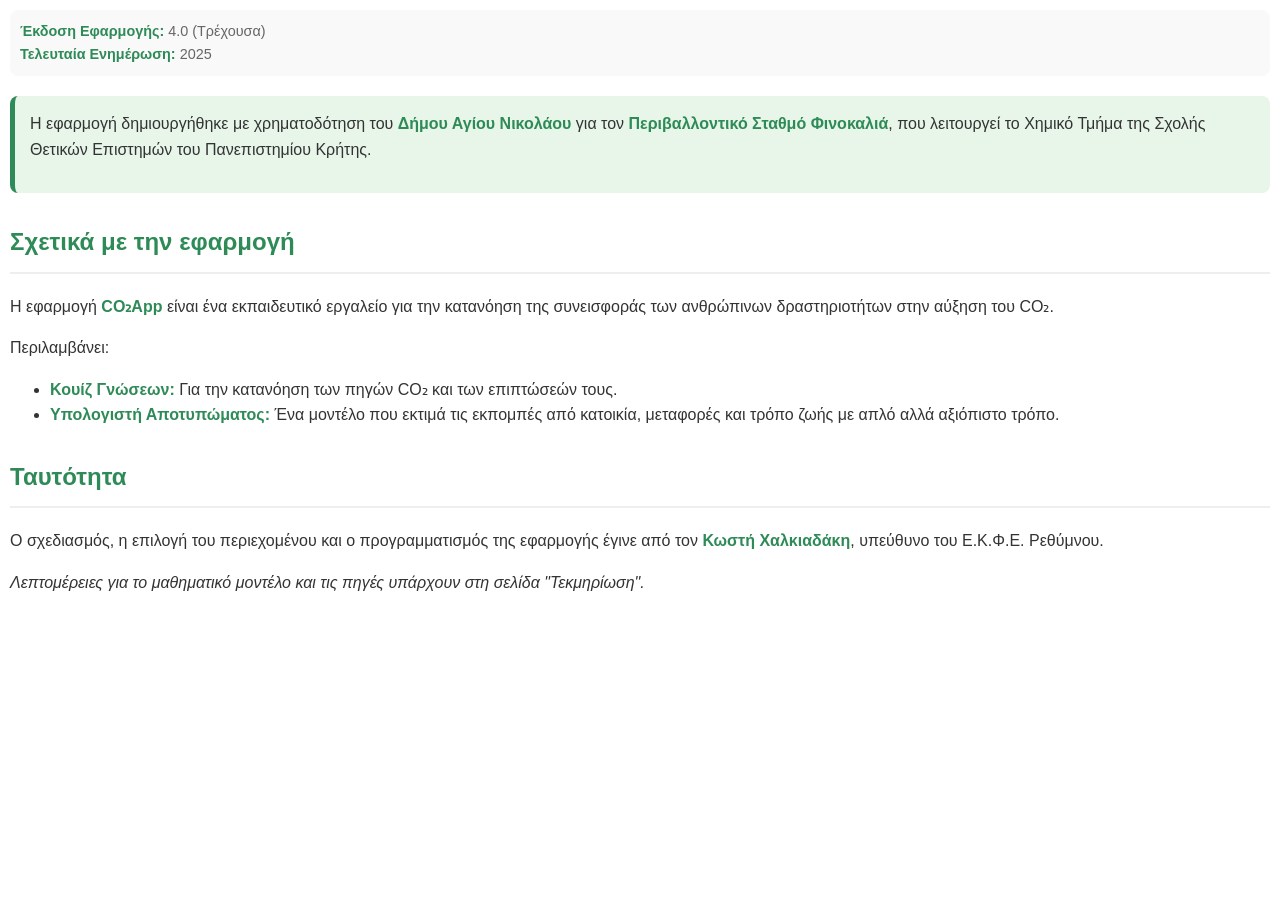
<file: assets/info/Info_gr.html>
<!DOCTYPE html>
<html lang="el">
<head>
  <meta charset="UTF-8">
  <style>
    body { font-family: sans-serif; line-height: 1.6; color: #333; margin:0; padding:10px; }
    h2 { color: #2e8b57; border-bottom: 2px solid #eee; padding-bottom: 10px; margin-top: 30px; }
    .meta { font-size: 0.9em; color: #666; background: #f9f9f9; padding: 10px; border-radius: 8px; margin-bottom: 20px; }
    .funding { background: #e8f5e9; padding: 15px; border-radius: 8px; border-left: 5px solid #2e8b57; margin-bottom: 20px; }
    strong { color: #2e8b57; }
  </style>
</head>
<body>
  
  <div class="meta">
    <strong>Έκδοση Εφαρμογής:</strong> 4.0 (Τρέχουσα)<br>
    <strong>Τελευταία Ενημέρωση:</strong> 2025
  </div>

  <div class="funding">
    <p style="margin-top:0;">
      Η εφαρμογή δημιουργήθηκε με χρηματοδότηση του <strong>Δήμου Αγίου Νικολάου</strong> για τον <strong>Περιβαλλοντικό Σταθμό Φινοκαλιά</strong>, που λειτουργεί το Χημικό Τμήμα της Σχολής Θετικών Επιστημών του Πανεπιστημίου Κρήτης.
    </p>
  </div>

  <h2>Σχετικά με την εφαρμογή</h2>
  <p>
    Η εφαρμογή <strong>CO₂App</strong> είναι ένα εκπαιδευτικό εργαλείο για την κατανόηση της συνεισφοράς των ανθρώπινων δραστηριοτήτων στην αύξηση του CO₂.
  </p>
  <p>Περιλαμβάνει:</p>
  <ul>
    <li><strong>Κουίζ Γνώσεων:</strong> Για την κατανόηση των πηγών CO₂ και των επιπτώσεών τους.</li>
    <li><strong>Υπολογιστή Αποτυπώματος:</strong> Ένα μοντέλο που εκτιμά τις εκπομπές από κατοικία, μεταφορές και τρόπο ζωής με απλό αλλά αξιόπιστο τρόπο.</li>
  </ul>

  <h2>Ταυτότητα</h2>
  <p>
    Ο σχεδιασμός, η επιλογή του περιεχομένου και ο προγραμματισμός της εφαρμογής έγινε από τον <strong>Κωστή Χαλκιαδάκη</strong>, υπεύθυνο του Ε.Κ.Φ.Ε. Ρεθύμνου.
  </p>
  <p>
    <em>Λεπτομέρειες για το μαθηματικό μοντέλο και τις πηγές υπάρχουν στη σελίδα "Τεκμηρίωση".</em>
  </p>

</body>
</html>
</file>
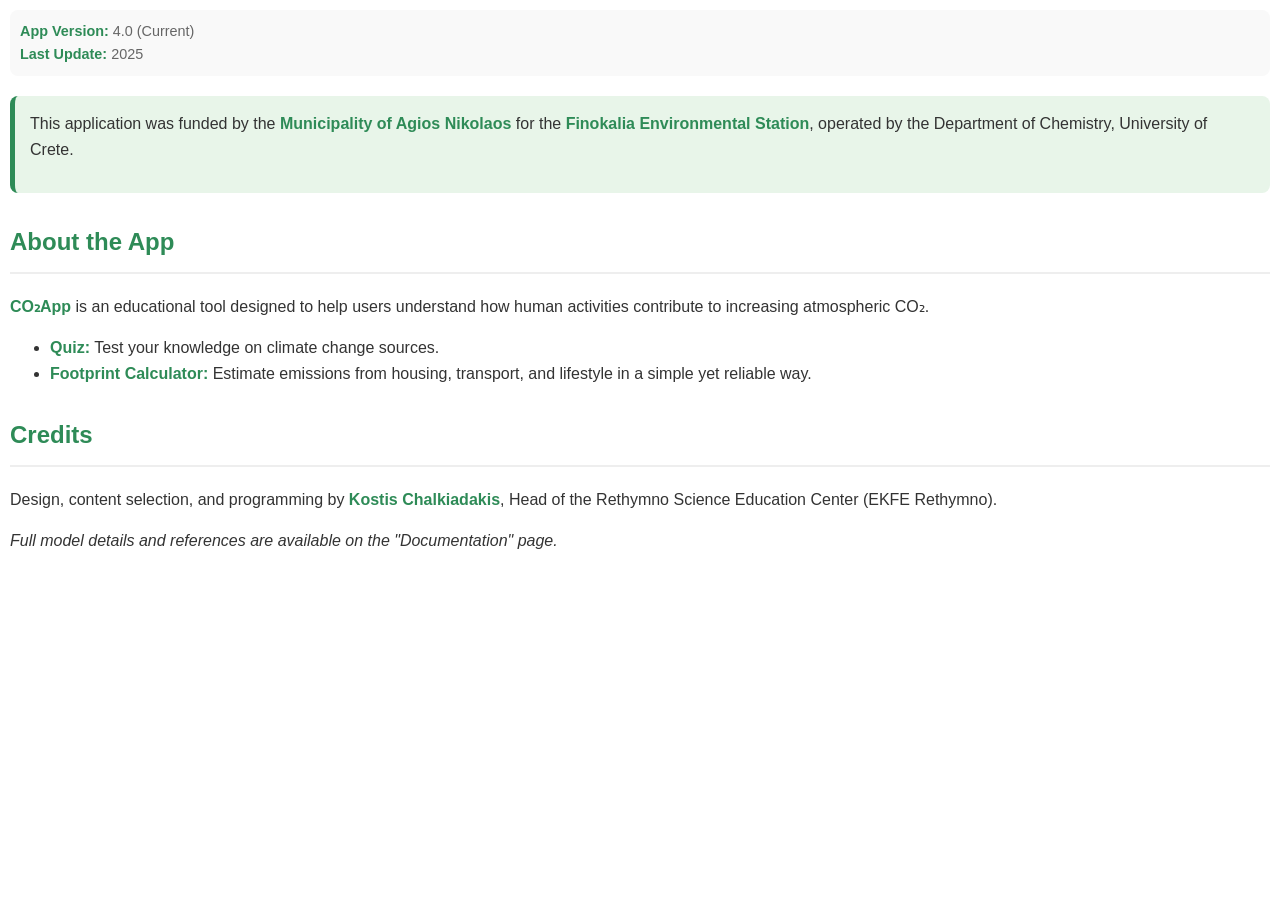
<file: assets/info/InfoEn.html>
<!DOCTYPE html>
<html lang="en">
<head>
  <meta charset="UTF-8">
  <style>
    body { font-family: sans-serif; line-height: 1.6; color: #333; margin:0; padding:10px; }
    h2 { color: #2e8b57; border-bottom: 2px solid #eee; padding-bottom: 10px; margin-top: 30px; }
    .meta { font-size: 0.9em; color: #666; background: #f9f9f9; padding: 10px; border-radius: 8px; margin-bottom: 20px; }
    .funding { background: #e8f5e9; padding: 15px; border-radius: 8px; border-left: 5px solid #2e8b57; margin-bottom: 20px; }
    strong { color: #2e8b57; }
  </style>
</head>
<body>

  <div class="meta">
    <strong>App Version:</strong> 4.0 (Current)<br>
    <strong>Last Update:</strong> 2025
  </div>

  <div class="funding">
    <p style="margin-top:0;">
      This application was funded by the <strong>Municipality of Agios Nikolaos</strong> for the <strong>Finokalia Environmental Station</strong>, operated by the Department of Chemistry, University of Crete.
    </p>
  </div>

  <h2>About the App</h2>
  <p>
    <strong>CO₂App</strong> is an educational tool designed to help users understand how human activities contribute to increasing atmospheric CO₂.
  </p>
  <ul>
    <li><strong>Quiz:</strong> Test your knowledge on climate change sources.</li>
    <li><strong>Footprint Calculator:</strong> Estimate emissions from housing, transport, and lifestyle in a simple yet reliable way.</li>
  </ul>

  <h2>Credits</h2>
  <p>
    Design, content selection, and programming by <strong>Kostis Chalkiadakis</strong>, Head of the Rethymno Science Education Center (EKFE Rethymno).
  </p>
  <p>
    <em>Full model details and references are available on the "Documentation" page.</em>
  </p>

</body>
</html>
</file>
<file: styles.css>
@font-face{
  font-family:"Comfortaa";
  src:url("./assets/fonts/Comfortaa-SemiBold.ttf") format("truetype");
  font-weight:600;
  font-style:normal;
}
@font-face{
  font-family:"Comfortaa";
  src:url("./assets/fonts/Comfortaa-Bold.ttf") format("truetype");
  font-weight:700;
  font-style:normal;
}
:root{
  --bg:#74a974;
  --bg-dark:#5e9b67;
  --card:#ffffff;
  --text:#244237;
  --muted:#5a6b62;
  --shadow: 0 4px 16px rgba(0,0,0,.08);
  --radius:24px;
  --btn:#ffffff;
  --btnText:#244237;
  --btnShadow: 0 2px 10px rgba(0,0,0,.12);
  --accent:#2f4a31;
  --accent2:#f59e0b;
  --accent3:#3b82f6;
  --accent4:#ef4444;
  --danger: var(--accent4);
}

*{box-sizing:border-box}
html,body{height:100%;margin:0}
body{
  margin:0;
  font-family: system-ui, -apple-system, Segoe UI, Roboto, Arial, sans-serif;
  background: var(--bg);
  color: var(--text);
}

a{color:inherit}
.container{
  width: 100%;
  margin: 0 auto;
  min-height:100%;
  display:flex;
  flex-direction:column;
  align-items:stretch;
  padding: 18px 14px 22px;
  gap: 14px;
}

.topbar{
  width:100%;
  max-width: 980px;
  margin: 0 auto;
  display:flex;
  align-items:stretch;
  justify-content:center;
  padding: 6px 4px;
}

.iconBtn{
  border:none;
  background: rgba(255,255,255,.85);
  width:44px;
  height:44px;
  border-radius: 14px;
  box-shadow: var(--btnShadow);
  display:flex;
  align-items:center;
  justify-content:center;
  cursor:pointer;
}

.card{
  width:100%;
  max-width: 980px;
  margin: 0 auto;
  background: var(--card);
  border-radius: var(--radius);
  box-shadow: var(--shadow);
  padding: 16px 16px;
}

.centerCard{
  display:flex;
  flex-direction:column;
  align-items:stretch;
  gap:14px;
}

.logoBox{
  width: 78%;
  max-width: 360px;
  background:#fff;
  border-radius: 18px;
  padding: 14px;
  display:flex;
  justify-content:center;
  align-items:stretch;
}

.logoBox img{width:100%; height:auto; display:block}

.bigBtn{
  width: 92%;
  max-width: 980px;
  border:none;
  background: #f2f2f2;
  color: var(--text);
  border-radius: 18px;
  padding: 20px 18px;
  font-size: 1.22rem;
  font-weight: 900;
  letter-spacing: .6px;
  box-shadow: var(--btnShadow);
  cursor:pointer;
  text-transform: uppercase;
  min-height: 72px;
}

.bottomRow{
  width:100%;
  max-width: 980px;
  margin: 0 auto;
  display:flex;
  justify-content:center;
  gap: 10px;
  margin-top: 6px;
  margin-left: auto;
  margin-right: auto;
}

.pillBtn{
  border:none;
  background: rgba(255,255,255,.85);
  color: var(--text);
  border-radius: 14px;
  padding: 10px 14px;
  box-shadow: var(--btnShadow);
  cursor:pointer;
  min-width: 60px;
  font-weight: 600;
}

.pillBtn.active{
  background: rgba(47,74,49,.15);
  outline: 2px solid rgba(47,74,49,.25);
}

.statsBar{
  width:100%;
  max-width: 980px;
  margin: 0 auto;
  display:flex;
  justify-content:center;
  gap: 10px;
  padding: 10px 16px;
  background: rgba(255,255,255,.85);
  border-radius: 14px;
  box-shadow: var(--shadow);
  font-size: 1.05rem;
}

.questionText{
  font-size: 1.15rem;
  font-weight: 700;
  margin: 0 0 10px 0;
}

.optionText{
  font-size: 1.06rem;
  line-height: 1.35;
  margin: 10px 0;
  white-space: pre-wrap;
}

.hint{
  margin-top: 8px;
  color: var(--muted);
  font-style: italic;
  font-size: .95rem;
}

.choicesRow{
  width:100%;
  max-width: 980px;
  margin: 0 auto;
  display:flex;
  justify-content:center;
  gap: 14px;
  margin-top: 4px;
  margin-left: auto;
  margin-right: auto;
}

.choicesRow .choiceBtn{
  width: 92px;
  flex: 0 0 auto;
  padding: 12px 0;
  margin-top: 0;
  text-align:center;
}


.choiceBtn{
  width: 78px;
  height: 54px;
  border:none;
  background: rgba(255,255,255,.85);
  border-radius: 14px;
  box-shadow: var(--btnShadow);
  font-size: 1.2rem;
  font-weight: 800;
  cursor:pointer;
}

.modalBackdrop{
  position:fixed;
  inset:0;
  background: rgba(0,0,0,.25);
  display:none;
  align-items:stretch;
  justify-content:center;
  padding: 18px;
}

.modal{
  width: min(560px, 96vw);
  background: #fff;
  border-radius: 22px;
  box-shadow: 0 12px 40px rgba(0,0,0,.25);
  padding: 16px;
}

.modal h3{margin:0 0 8px 0}
.modal .explain{
  max-height: 55vh;
  overflow:auto;
  white-space: pre-wrap;
  line-height: 1.35;
  color: var(--text);
}
.modal .modalActions{
  display:flex;
  justify-content:center;
  margin-top: 10px;
}

.formGrid{
  display:grid;
  grid-template-columns: 1fr;
  gap: 12px;
}

.field{
  display:flex;
  flex-direction:column;
  gap: 6px;
}

label{font-weight: 700}
select, input[type="number"], input[type="range"]{
  width: 100%;
  padding: 10px 12px;
  border-radius: 14px;
  border: 1px solid rgba(0,0,0,.15);
  font-size: 1rem;
  background:#fff;
}

.rangeRow{
  display:flex;
  align-items:stretch;
  gap: 10px;
}

.rangeValue{
  min-width: 64px;
  text-align:right;
  font-variant-numeric: tabular-nums;
}

.kpiRow{
  display:flex;
  flex-wrap: wrap;
  gap: 12px;
  justify-content:center;
  margin-bottom: 12px;
}

.kpiRow.kpiColumn{
  flex-direction: column;
  flex-wrap: nowrap;
  align-items: center;
}
.kpi{
  background:#f5f5f5;
  border-radius: 18px;
  box-shadow: var(--shadow);
  padding: 14px 18px;
  min-width: 160px;
  text-align:center;
}
.kpi.eu{border-bottom: 4px solid var(--accent)}
.kpi.user{border-bottom: 4px solid var(--accent2)}
.kpiLabel{color:#666; font-weight:700}
.kpiValue{font-size: 2.1rem; font-weight: 900}
.small{color:#666; font-size: .95rem}

.chartRow{
  display:flex;
  gap:12px;
  flex-wrap: wrap;
  justify-content:space-around;
}
.chartBox{
  width: 32%;
  min-width: 160px;
  background:#fff;
  border-radius: 18px;
  box-shadow: var(--shadow);
  padding: 12px;
}
@media (max-width: 900px){
  .chartBox{width: 48%;}
}
@media (max-width: 600px){
  .chartRow{flex-direction:column;}
  .chartBox{width:100%; min-width:0;}
}

.legend{
  margin-top:10px;
  display:flex;
  flex-direction:column;
  gap: 6px;
}
.legendItem{display:flex; align-items:stretch; gap:8px; font-size:.98rem}
.swatch{width:14px; height:14px; border-radius:4px;}


/* ===== Update 2: Side drawer menu ===== */
.panel{
  width:100%;
  max-width: 560px;
  background: rgba(255,255,255,.16);
  border-radius: 26px;
  padding: 10px 10px 14px;
  box-shadow: 0 10px 28px rgba(0,0,0,.10);
}

.topbarSpacer{ width:44px; height:44px; }

.hamburger{
  display:block;
  width: 18px;
  height: 12px;
  position: relative;
}
.hamburger::before,
.hamburger::after,
.hamburger span{
  content:"";
  position:absolute;
  left:0;
  right:0;
  height:2px;
  background: rgba(36,66,55,.85);
  border-radius:2px;
}
.hamburger::before{top:0}
.hamburger span{top:5px}
.hamburger::after{bottom:0}

.drawerBackdrop{
  position: fixed;
  inset: 0;
  background: rgba(0,0,0,.30);
  display:none;
  z-index: 999;
}

.drawer{
  position: fixed;
  top: 0;
  left: 0;
  height: 100%;
  width: min(320px, 88vw);
  background: #ffffff;
  box-shadow: 14px 0 40px rgba(0,0,0,.22);
  transform: translateX(-105%);
  transition: transform .22s ease;
  z-index: 1000;
  padding: 12px;
  display:flex;
  flex-direction:column;
  gap: 12px;
}

.drawer.open{
  transform: translateX(0);
}

.drawerHeader{
  display:flex;
  align-items:stretch;
  justify-content:center;
  gap: 10px;
}

.drawerTitle{
  font-size: 1.15rem;
  font-weight: 900;
  color: var(--text);
}

.drawerSection{
  display:flex;
  flex-direction:column;
  gap: 8px;
}

.drawerItem{
  display:flex;
  align-items:stretch;
  gap: 10px;
  padding: 10px 12px;
  border-radius: 14px;
  cursor:pointer;
  background: rgba(0,0,0,.03);
  user-select:none;
}

.drawerItem:hover{
  background: rgba(47,74,49,.10);
}

.drawerItem.active{
  background: rgba(47,74,49,.14);
  outline: 2px solid rgba(47,74,49,.18);
}

.drawerIcon{
  width: 28px;
  height: 28px;
  border-radius: 10px;
  background: rgba(47,74,49,.10);
  display:flex;
  align-items:stretch;
  justify-content:center;
  font-weight: 900;
  color: var(--accent);
  overflow:hidden;
}

.drawerIcon img{width:26px; height:26px; object-fit:contain; display:block;}
.drawerText{ font-weight: 800; color: var(--text); }

/* Quiz: avoid "choking" text inside buttons (especially restart / long lines) */
.choiceBtn{
  white-space: normal !important;
  line-height: 1.2;
  height: auto;
  min-height: 54px;
  padding-top: 14px;
  padding-bottom: 14px;
}

#opt1, #opt2, #opt3{
  white-space: normal;
}


/* Two items on the same line (stacks on small screens) */
.row2{display:flex; gap:12px; flex-wrap:wrap; align-items:flex-start;}
.row2 > .field{flex:1 1 260px;}
.row2 > .checkRow{min-width:0; flex:1 1 260px;}
/* Prevent selects/inputs from forcing overflow in flex rows */
.row2 .field{min-width:0;}

/* Category card header with KPI */
.cardHeader{display:flex; align-items:stretch; justify-content:space-between; gap:12px; margin:0 0 10px 0;}
.catKpi{background:#fff; border:1px solid rgba(49,78,78,.18); border-bottom:4px solid var(--accent); box-shadow: var(--shadow); border-radius:999px; padding:8px 12px; font-weight:800; font-size:1.05rem; white-space:nowrap;}

/* Horizontal carousel (mobile) */
.cardsCarousel{display:block;}
.cardsCarousel > .card{margin-bottom:18px;}
.cardsCarousel > .card:last-child{margin-bottom:0;}

@media (max-width: 700px){
  .cardsCarousel{display:flex; gap:14px; overflow-x:auto; scroll-snap-type:x mandatory; scroll-padding:14px; -webkit-overflow-scrolling:touch; padding:0 14px 4px;}
  .cardsCarousel > .card{flex:0 0 calc(100% - 28px); max-width:calc(100% - 28px); scroll-snap-align:start;}
  /* Hide desktop top navigation buttons on phones, keep stepper */
  .footNavRow{display:none !important;}
  #mobileStepper{display:flex !important;}
  .row2{flex-wrap:wrap;}
  .row2 > .checkRow{width:100%; justify-content:flex-start; padding-bottom:0;}
}
.checkLine{display:flex; align-items:stretch; gap:10px; font-weight:700; padding:10px 12px; border:1px solid rgba(0,0,0,.15); border-radius:14px; background:#fff;}
.checkLine input{width:auto;}
/* Compact inline checkbox row (used in transport: "Μετακινούμαι μόνος") */
.checkRow{display:flex; align-items:stretch; gap:8px; font-weight:700; padding:8px 10px; border:1px solid rgba(0,0,0,.15); border-radius:14px; background:#fff; white-space:nowrap;}
.checkRow input{width:auto;}
.fixedLine{display:flex; justify-content:space-between; align-items:stretch; gap:10px; padding:10px 12px; border:1px solid rgba(0,0,0,.15); border-radius:14px; background:#fff;}
@media (max-width: 600px){
  .row2{flex-direction:column; align-items:stretch;}
  .checkLine{padding:10px 12px;}
}


/* Menu: quiz score badge */
.quizBadge{ margin-left: 10px; color: var(--accent2); font-weight: 900; }

/* Home: larger primary buttons */
.heroBtn{
  font-size: 1.25rem;
  padding: 18px 18px;
  min-height: 64px;
}
@media (max-width: 600px){
  .heroBtn{font-size: 1.2rem; min-height: 62px;}
}

/* Quiz: keep everything inside a single framed card */
.quizShell{
  padding: 16px;
  display: flex;
  flex-direction: column;
  gap: 14px;
}
.quizShell .statsBar{
  margin: 0;
  border-radius: 16px;
}
.quizShell .quizCard{
  margin: 0;
}
.quizShell .choicesRow{
  margin-top: 0;
}


/* Home redesign */
body.homeNoDrawer #menuBtn,
body.homeNoDrawer #drawer,
body.homeNoDrawer #drawerBackdrop{
  display:none !important;
}

.homeCard{
  padding: 18px;
  display:flex;
  flex-direction:column;
  align-items:stretch;
  gap: 14px;
  text-align:center;
}
.homeLogo{
  width: min(320px, 78vw);
  margin: 4px auto 0;
  align-self: center;
}
.homeLogo img{
  width:100%;
  height:auto;
  display:block;
}
.homeDesc{
  font-weight: 600;
  color: rgba(0,0,0,.62);
  line-height: 1.35;
  max-width: 34ch;
}

.homePrimary{
  width:100%;
  border: 1px solid rgba(0,0,0,.10);
  background: #fff;
  border-radius: 22px;
  box-shadow: 0 4px 16px rgba(0,0,0,.08);
  padding: 18px 16px;
  text-align:left;
}
.homePrimaryTitle{
  font-size: 1.25rem;
  font-weight: 700;
  display:flex;
  align-items:stretch;
  justify-content:center;
  gap: 10px;
}
.homePrimarySub{
  margin-top: 6px;
  font-size: .98rem;
  font-weight: 600;
  color: rgba(0,0,0,.60);
  line-height: 1.35;
}
.badge{
  font-size: .82rem;
  font-weight: 700;
  padding: 8px 10px;
  border-radius: 999px;
  border: 1px solid rgba(0,0,0,.12);
  background: rgba(255,255,255,.7);
}
.badge.orange{ color:#9a4b00; background: rgba(255,167,38,.18); border-color: rgba(255,167,38,.35); }
.badge.blue{ color:#0b4aa8; background: rgba(59,130,246,.14); border-color: rgba(59,130,246,.30); }

.homeChips{
  width:100%;
  display:flex;
  gap:10px;
  justify-content:center;
  flex-wrap:wrap;
  margin-top: 4px;
}
.homeChip{
  display:inline-flex;
  align-items:stretch;
  gap:8px;
  border: 1px solid rgba(0,0,0,.12);
  background: rgba(255,255,255,.75);
  border-radius: 16px;
  padding: 10px 12px;
  font-weight: 700;
  cursor: default;
  box-shadow: 0 10px 22px rgba(0,0,0,.14);
}
.homeChip:active{transform:translateY(1px); box-shadow:0 7px 16px rgba(0,0,0,.16);} 
.homeChipIconImg{
  width: 20px;
  height: 20px;
  display:block;
}
.homeChipIcon{
  width:22px;
  height:22px;
  border-radius: 10px;
  display:inline-flex;
  align-items:stretch;
  justify-content:center;
  font-weight: 900;
  background: rgba(0,0,0,.06);
}
@media (max-width: 420px){
  .homePrimaryTitle{ font-size: 1.15rem; }
  .homePrimarySub{ font-size: .95rem; }
}



/* === Typography: Comfortaa only for menus + headings + key UI (not for quiz Q/A bodies) === */
:root{
  --uiFont:"Comfortaa", system-ui, -apple-system, "Segoe UI", Roboto, Arial, sans-serif;
  --bodyFont: system-ui, -apple-system, "Segoe UI", Roboto, Arial, sans-serif;
}
body{ font-family: var(--bodyFont); }

/* Menu */
.drawerTitle, .drawerText{ font-family: var(--uiFont); }

/* Headings across the app */
h1, h2, h3, .homePrimaryTitle, .homePrimarySub, .homeChip, .statsBar{
  font-family: var(--uiFont);
}

/* Footprint: titles (h2/h3) are already Comfortaa; body remains default. */

/* Desktop width: slightly wider column */
@media (min-width: 900px){
  .card{ max-width: 640px; }
  .topbar{ max-width: 640px; }
}

/* Footprint horizontal section chips (desktop) */
.footNavRow{
  width:100%;
  max-width: 980px;
  margin: 0 auto;
  display:flex;
  gap:10px;
  flex-wrap:wrap;
  justify-content:center;
}
@media (min-width: 900px){
  .footNavRow{ max-width: 640px; justify-content:center; }
}
.footNavBtn{
  flex:1;
  min-width: 140px;
  border:none;
  border-radius: 16px;
  padding: 12px 12px;
  background: rgba(255,255,255,.92);
  box-shadow: 0 6px 18px rgba(0,0,0,.08);
  font-family: var(--uiFont);
  font-weight: 700;
  cursor:pointer;
}
.footNavBtn:active{ transform: translateY(1px); }

/* === Quiz typography refinements === */
.questionText{
  font-family: var(--bodyFont) !important;
  font-weight: 700; /* Bold question */
}
.optionText{
  font-family: var(--bodyFont) !important;
  font-weight: 500; /* normal-ish for answers */
  line-height: 1.35;
}
.optLetter{
  font-family: var(--uiFont);
  font-weight: 700;
  margin-right: 10px;
  display:inline-block;
  min-width: 26px;
}
.optAns{
  font-family: var(--bodyFont);
  font-weight: 500;
}

/* A/B/Γ buttons stay Comfortaa */
.choiceBtn{
  font-family: var(--uiFont) !important;
  font-weight: 700;
}

/* Correct / wrong styling (temporary colors) */
.optionText.answerCorrect .optAns{
  font-weight: 700;
  color: var(--accent);
}
.optionText.answerWrong .optAns{
  font-weight: 700;
  color: var(--danger);
}


/* === iOS color fixes for buttons/selects (prevent default blue text) === */
button, .choiceBtn, .optLetter{
  color: var(--text);
  -webkit-text-fill-color: var(--text);
}
select, input[type="number"], input[type="range"]{
  color: var(--text);
  -webkit-text-fill-color: var(--text);
}
select option{
  color: var(--text);
}

/* Keep correct/wrong overrides stronger */
.optionText.answerCorrect .optAns{
  -webkit-text-fill-color: var(--accent);
}
.optionText.answerWrong .optAns{
  -webkit-text-fill-color: var(--danger);
}

/* Info/About slightly wider on desktop */
@media (min-width: 900px){
  .infoWide .card{ max-width: 760px; }
  .infoWide .topbar{ max-width: 760px; }
}


/* Dashboard (donut charts) */
.pageTitle{
  margin: 0 0 14px;
  font-size: 28px;
  line-height: 1.15;
}
.sectionTitle{
  margin: 0 0 8px;
  font-size: 22px;
  text-align: center;

  color: #314e4e;
  font-weight: 700;
  font-family: Comfortaa, system-ui, -apple-system, Segoe UI, Roboto, Arial;
}
.chartCard{padding-top: 18px;}
.chartWrap{
  display:flex;
  justify-content:center;
  align-items:stretch;
  padding: 6px 0 2px;
  width: 100%;
  height: 280px;
}

@media (min-width: 900px){
  .chartWrap{ height: 300px; }
}

/* KPI boxes (compatible with older .kpi styles) */
.kpiBox{
  background:#f5f5f5;
  border-radius: 18px;
  box-shadow: var(--shadow);
  padding: 14px 18px;
  min-width: 170px;
  text-align:center;
}
.kpiBox.kpiEu{border-bottom: 4px solid var(--accent)}
.kpiBox.kpiUser{border-bottom: 4px solid var(--accent2)}
.kpiUnit{color:#666; font-size: 1.05rem; font-weight:700; margin-left: 6px;}

/* Donut labels */
.donutLabel{
  font-size: 14px;
  font-weight: 800;
  fill: #2b2b2b;
}
.donutValue{
  font-size: 14px;
  font-weight: 900;
  fill: #2b2b2b;
}
.donutLeader{
  stroke: rgba(0,0,0,.25);
  stroke-width: 2;
  fill: none;
}

@media (min-width: 980px){
  .container{max-width: 780px;}
  .pageTitle{font-size: 32px;}
}


/* ===== Update 16: Desktop centering + wider pages + dashboard charts row ===== */

/* Keep container full width (avoid narrow max-width rules on desktop) */
.container{ max-width: none !important; }

/* Constrain main blocks so centering actually works on wide screens */
.card, .panel, .topbar, .footNavRow, .homePrimary, .quizShell, .homeCard{
  width: 100%;
  max-width: 980px;
  margin-left: auto;
  margin-right: auto;
}

@media (min-width: 900px){
  .container{ padding-top: 30px; }

  .card, .panel, .topbar, .footNavRow, .homePrimary, .quizShell, .homeCard{
    max-width: 960px;
  }

  .homeLogo{ max-width: 400px !important; }
}

/* Dashboard charts: stack on mobile, single row on desktop */
.chartRow{
  display:flex;
  flex-direction: column;
  gap: 24px;
  align-items: center;
  width: 100%;
}

@media (min-width: 900px){
  .chartRow{
    flex-direction: row;
    flex-wrap: nowrap;
    justify-content: space-between;
    align-items: flex-start;
  }
  .chartBox{
    width: 32%;
    min-width: 0;
  }
}

/* Donut SVG: allow leader lines/labels to extend */
.chartWrap svg{
  overflow: visible;
}


/* ===== Update 17: Fix centering of Quiz buttons & Dashboard actions + clearer answer colors ===== */

/* Center narrow rows inside wide cards */
.choicesRow,
.bottomRow{
  max-width: 100%;
  margin-left: auto;
  margin-right: auto;
  justify-content: center;
}

/* Quiz choice buttons: compact by default, wide only for Restart */
.choiceBtn{
  display: inline-flex;
  align-items: center;
  justify-content: center;
  width: 78px;
  height: 54px;
  padding: 0;
  white-space: nowrap;
}

.choiceBtn.choiceWide{
  width: 100%;
  max-width: 980px;
  height: auto;
  padding: 14px 16px;
  white-space: normal;
  line-height: 1.2;
}

/* Make A/B/Γ badge inside answers look centered */
.optLetter{
  display: inline-flex;
  align-items: center;
  justify-content: center;
  width: 28px;
  height: 28px;
  border-radius: 10px;
  background: rgba(0,0,0,.06);
  margin-right: 10px;
}

/* Stronger feedback: highlight the correct option (light green) and the chosen wrong option (light red) */
.optionText{
  padding: 12px 12px;
  border-radius: 14px;
  border: 1px solid transparent;
  transition: background .15s ease, border-color .15s ease;
}

.optionText.answerCorrect{
  background: rgba(116,169,116,.25);
  border-color: rgba(47,74,49,.35);
}

.optionText.answerWrong{
  background: rgba(239,68,68,.14);
  border-color: rgba(239,68,68,.35);
}

/* Keep text colors explicit (also for iOS) */
.optionText.answerCorrect .optAns{
  color: var(--accent);
  -webkit-text-fill-color: var(--accent);
  font-weight: 700;
}
.optionText.answerWrong .optAns{
  color: var(--danger);
  -webkit-text-fill-color: var(--danger);
  font-weight: 700;
}
.optionText.answerCorrect .optLetter{
  color: var(--accent);
  -webkit-text-fill-color: var(--accent);
}
.optionText.answerWrong .optLetter{
  color: var(--danger);
  -webkit-text-fill-color: var(--danger);
}

/* Dashboard: center chart boxes and keep titles aligned */
.chartBox{
  display: flex;
  flex-direction: column;
  align-items: center;
  text-align: center;
}
.chartWrap{
  width: 100%;
  display: flex;
  justify-content: center;
}


/* --- Install on phone page --- */
.muted{ color: var(--muted); }

.installQrWrap{
  width:100%;
  display:flex;
  justify-content:center;
  margin: 6px 0 6px;
}
.installQr{
  width: min(320px, 82vw);
  height:auto;
  display:block;
  border-radius: 18px;
  background:#fff;
  box-shadow: var(--shadow);
}

.installColumns{
  display:flex;
  flex-direction:column;
  gap: 14px;
}
.installSection{ width:100%; }
.installList{
  margin: 0;
  padding-left: 1.15rem;
  line-height: 1.35;
}
.installList li{ margin: 6px 0; }

@media (min-width: 900px){
  .installColumns{
    flex-direction: row;
    gap: 18px;
    align-items:flex-start;
  }
  .installSection{ flex:1; }
  .installQr{ width: 300px; }
}


/* Quiz stats pills */
.statPill{padding:8px 12px; border-radius:999px; background: rgba(255,255,255,.92); box-shadow: var(--btnShadow); font-family: var(--uiFont); font-weight: 800; min-width: 140px; text-align:center;}

/* Quiz navigation (review) */
.quizNavTop{
  width:100%;
  max-width: 980px;
  margin: 0 auto;
  display:flex;
  align-items:stretch;
  justify-content:center;
  gap: 12px;
  margin-left:auto;
  margin-right:auto;
}
.quizNavMid{
  font-family: var(--uiFont);
  font-weight: 800;
  opacity: .75;
}
.quizNavBtn{
  min-width: 64px;
}
.quizNavBtn:disabled{
  opacity: .45;
  cursor: default;
}

/* Correct/Wrong highlighting (only correct option + user's wrong choice) */
.optionText.answerCorrect{
  background: rgba(47,74,49,.14);
  border-color: rgba(47,74,49,.30);
}
.optionText.answerWrong{
  background: rgba(239,68,68,.14);
  border-color: rgba(239,68,68,.30);
}
.optionText.answerChosen{
  outline: 2px solid rgba(0,0,0,.08);
}

/* Inline explanation card (turns into bottom sheet on mobile) */
.answerCard{
  width:100%;
  max-width: 980px;
  margin-left:auto;
  margin-right:auto;
  background: rgba(255,255,255,.95);
  border-radius: 18px;
  box-shadow: 0 10px 26px rgba(0,0,0,.14);
  padding: 14px 14px 12px;
}
.answerHead{
  display:flex;
  align-items:stretch;
  justify-content:space-between;
  gap: 10px;
  margin-bottom: 8px;
}
.answerTitle{
  font-family: var(--uiFont);
  font-weight: 900;
}
.answerClose{
  width:38px;
  height:38px;
  border-radius: 14px;
}
@media (max-width: 760px){
  .answerCard{
    position: fixed;
    left: 50%;
    transform: translateX(-50%);
    bottom: 12px;
    width: min(520px, calc(100% - 28px));
    max-height: 38vh;
    overflow:auto;
    z-index: 50;
  }
  body.answerOpen{ padding-bottom: 42vh; }
}


/* === Footprint: chip KPI + mobile stepper === */
.chipTitle{ font-family: var(--uiFont); font-weight: 800; }
.chipKpi{ margin-top: 4px; font-size: .86rem; opacity: .75; font-weight: 800; }

.mobileStepper{
  width: 100%;
  margin-top: 10px;
  display: flex;
  align-items: center;
  justify-content: space-between;
  gap: 10px;
}
.mobileStepper .pillBtn{
  min-width: 56px;
  font-size: 1.25rem;
  line-height: 1;
}
.stepInfo{
  flex: 1;
  text-align: center;
}
.stepTitle{
  font-family: var(--uiFont);
  font-weight: 900;
}
.stepKpi{
  margin-top: 2px;
  font-weight: 800;
  opacity: .75;
}

@media (max-width: 760px){
  /* On phones/tablets we use the stepper instead of the chips row */
  #cardNav .footNavRow{ display: none; }
}

/* === Drawer footer language row (fix mobile layout on all pages) === */
.drawerFooter{
  display:flex;
  align-items:stretch;
  justify-content:space-between;
  gap:10px;
}
.drawerFooter .version{ opacity:.75; font-weight:700; }
.drawerLang{
  display:flex;
  gap:10px;
  align-items:stretch;
}
.drawerLang .pillBtn{
  min-width: 64px;
  -webkit-text-fill-color: var(--text);
}


@media (max-width: 420px){
  .drawerFooter{ justify-content:center; flex-wrap:wrap; }
  .drawerLang{ width:100%; justify-content:space-between; }
}


/* Range controls (mobile-friendly) */
.rangeInput{width:100%;}
.rangeTicks4{display:flex; justify-content:space-between; font-size:12px; opacity:0.8; margin-top:4px;}
.rangeLabel{margin-top:6px; font-size:13px; line-height:1.35; opacity:0.9;}

.chartCard .pageTitle{margin-bottom:14px;}

.sectionTitle{margin-bottom:10px;}
.chartRow{margin-top:8px;}


/* v18 UI polish: hide numeric ticks under sliders (labels are shown separately) */
.rangeTicks, .rangeTicks3, .rangeTicks4 { display:none !important; }
/* Increase readability of slider labels on mobile */
.rangeLabel, .rangeValue, .small, .rangeLabel4 { font-size: 1rem; }
@media (max-width: 520px){
  .rangeLabel, .rangeValue, .small, .rangeLabel4 { font-size: 1.05rem; }
}
</file>
